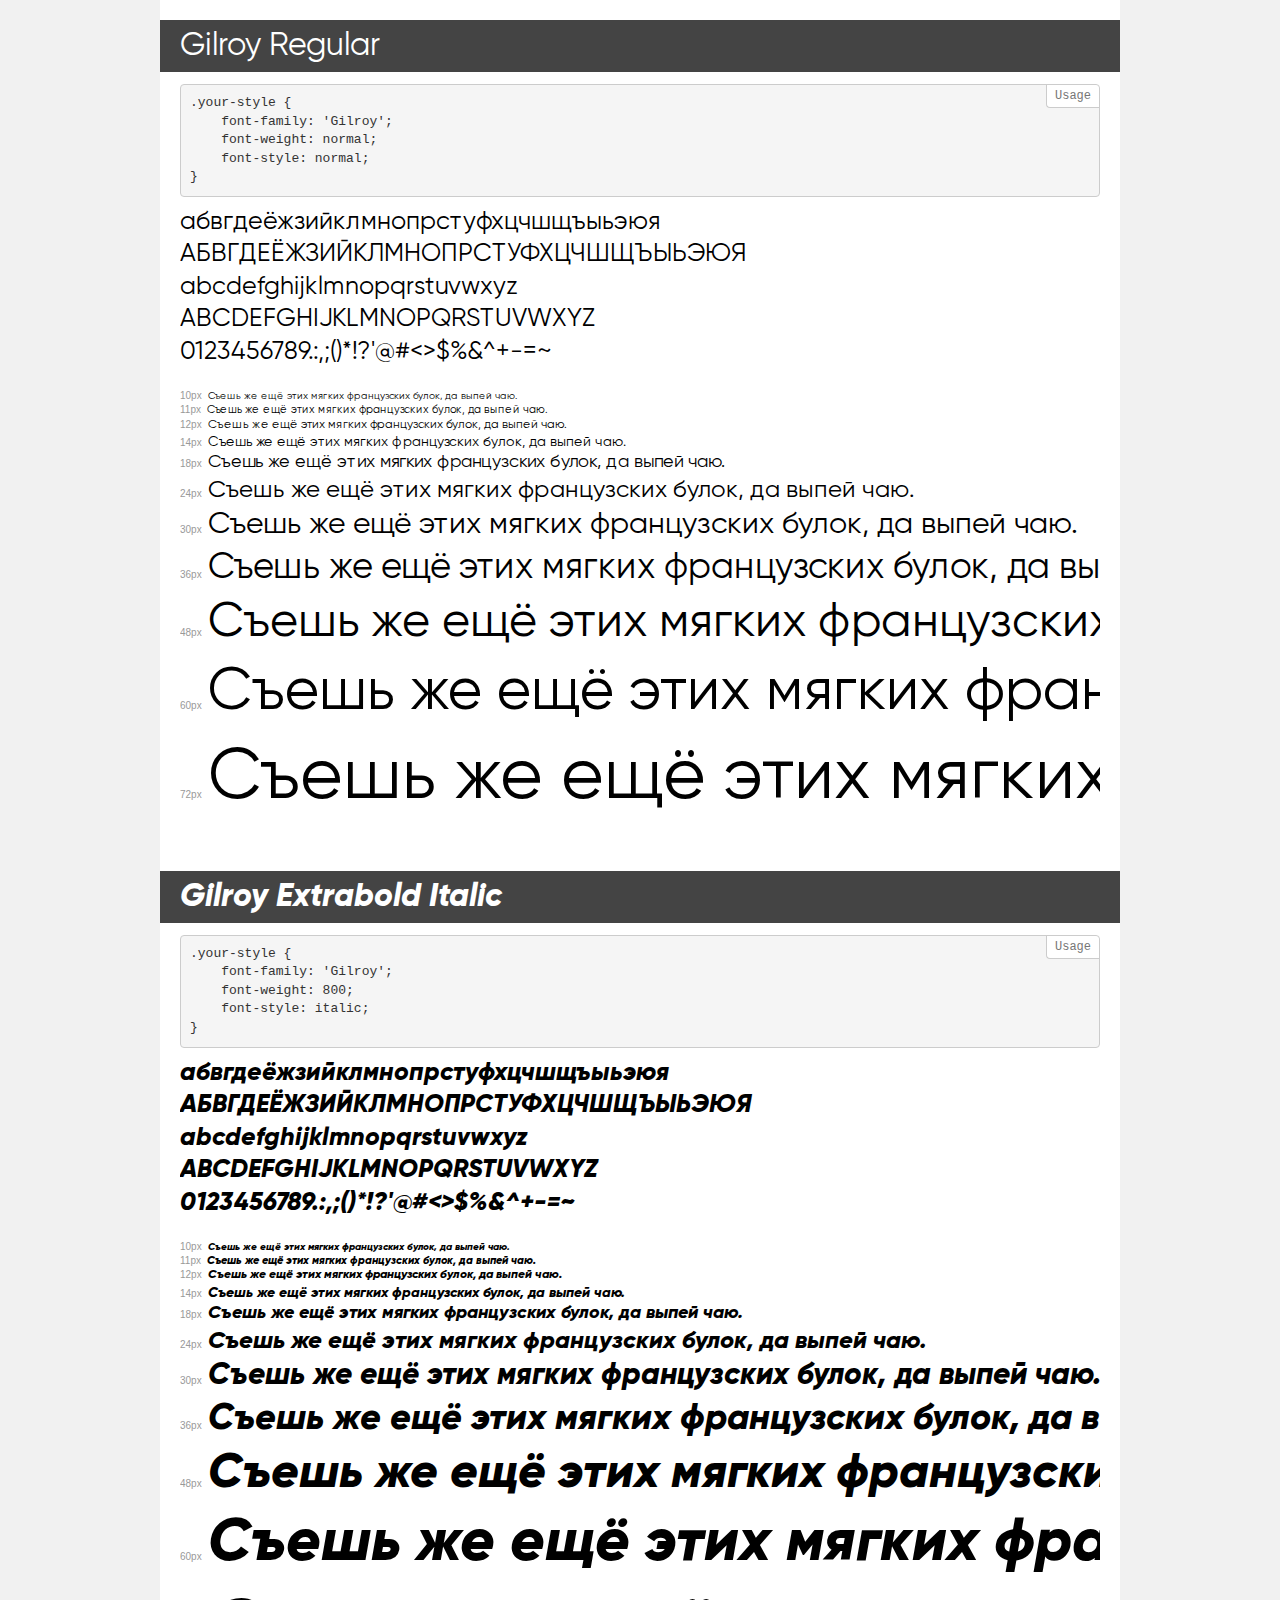
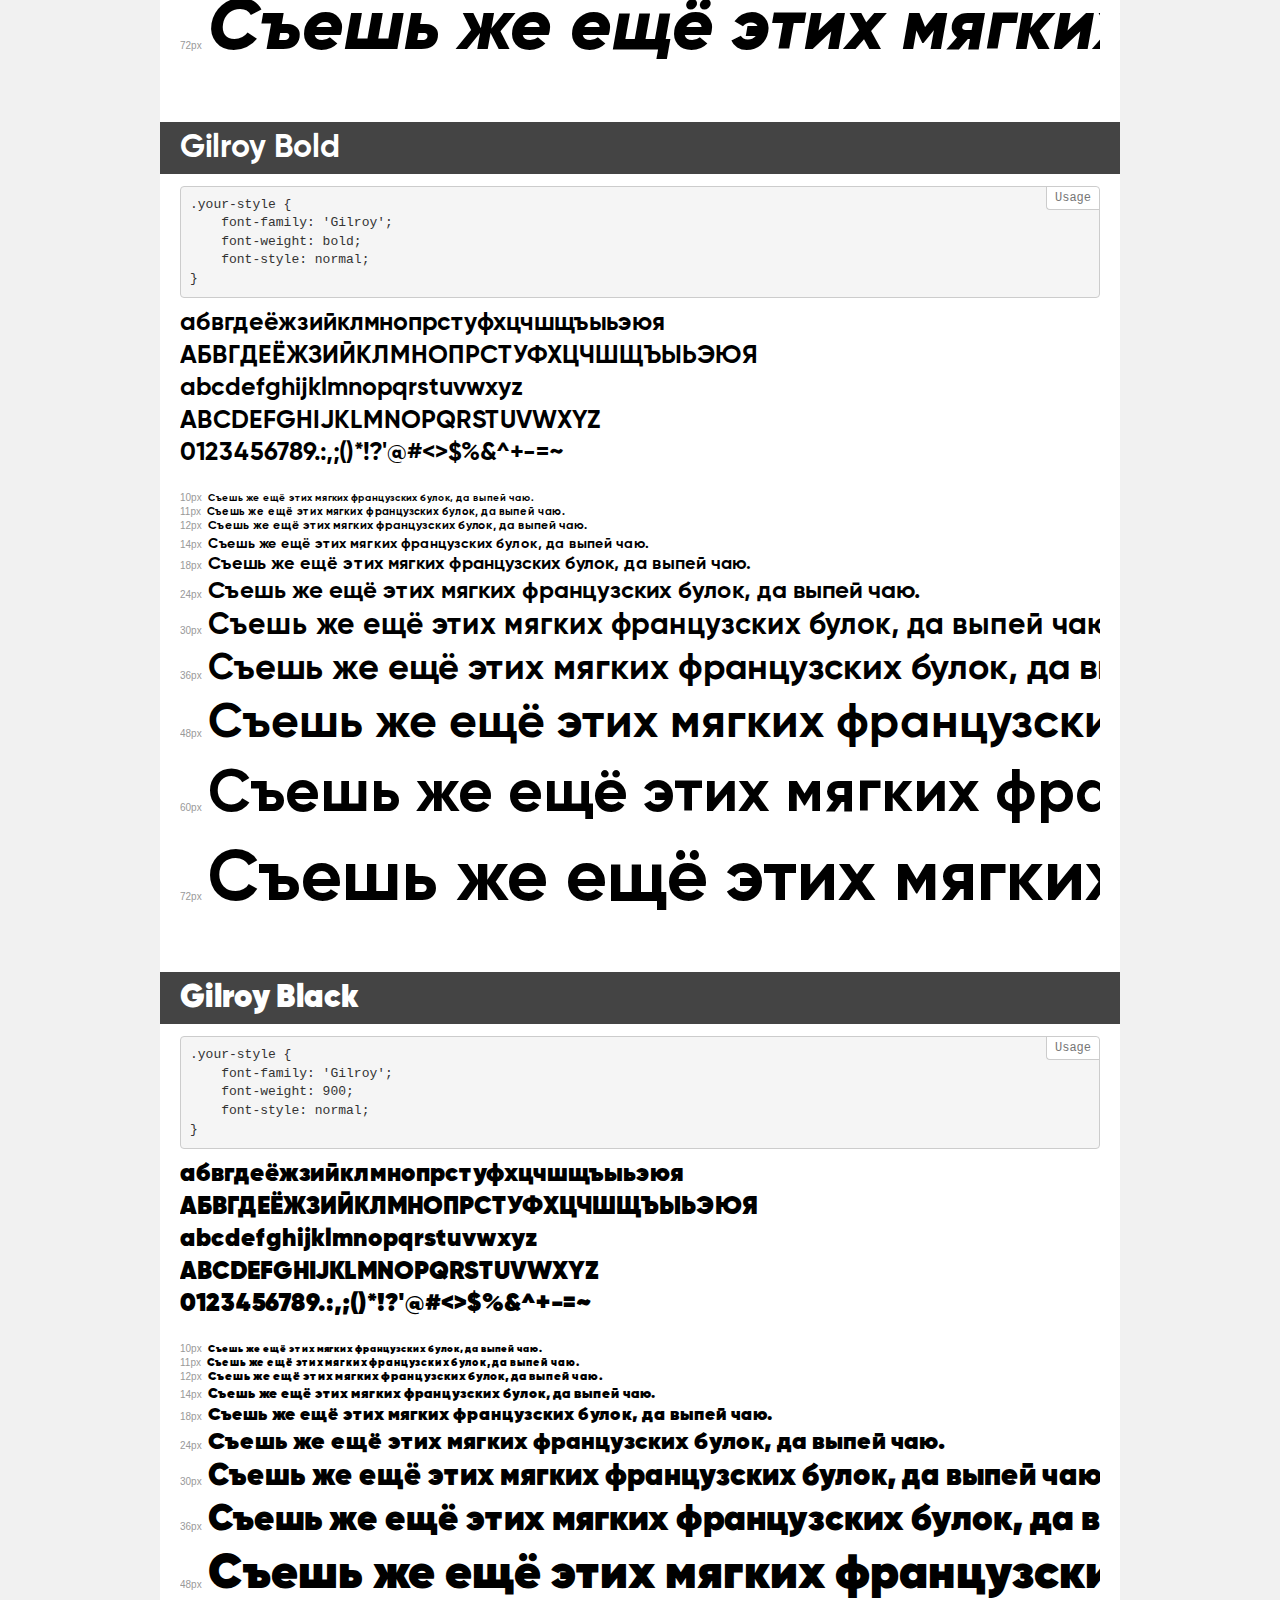
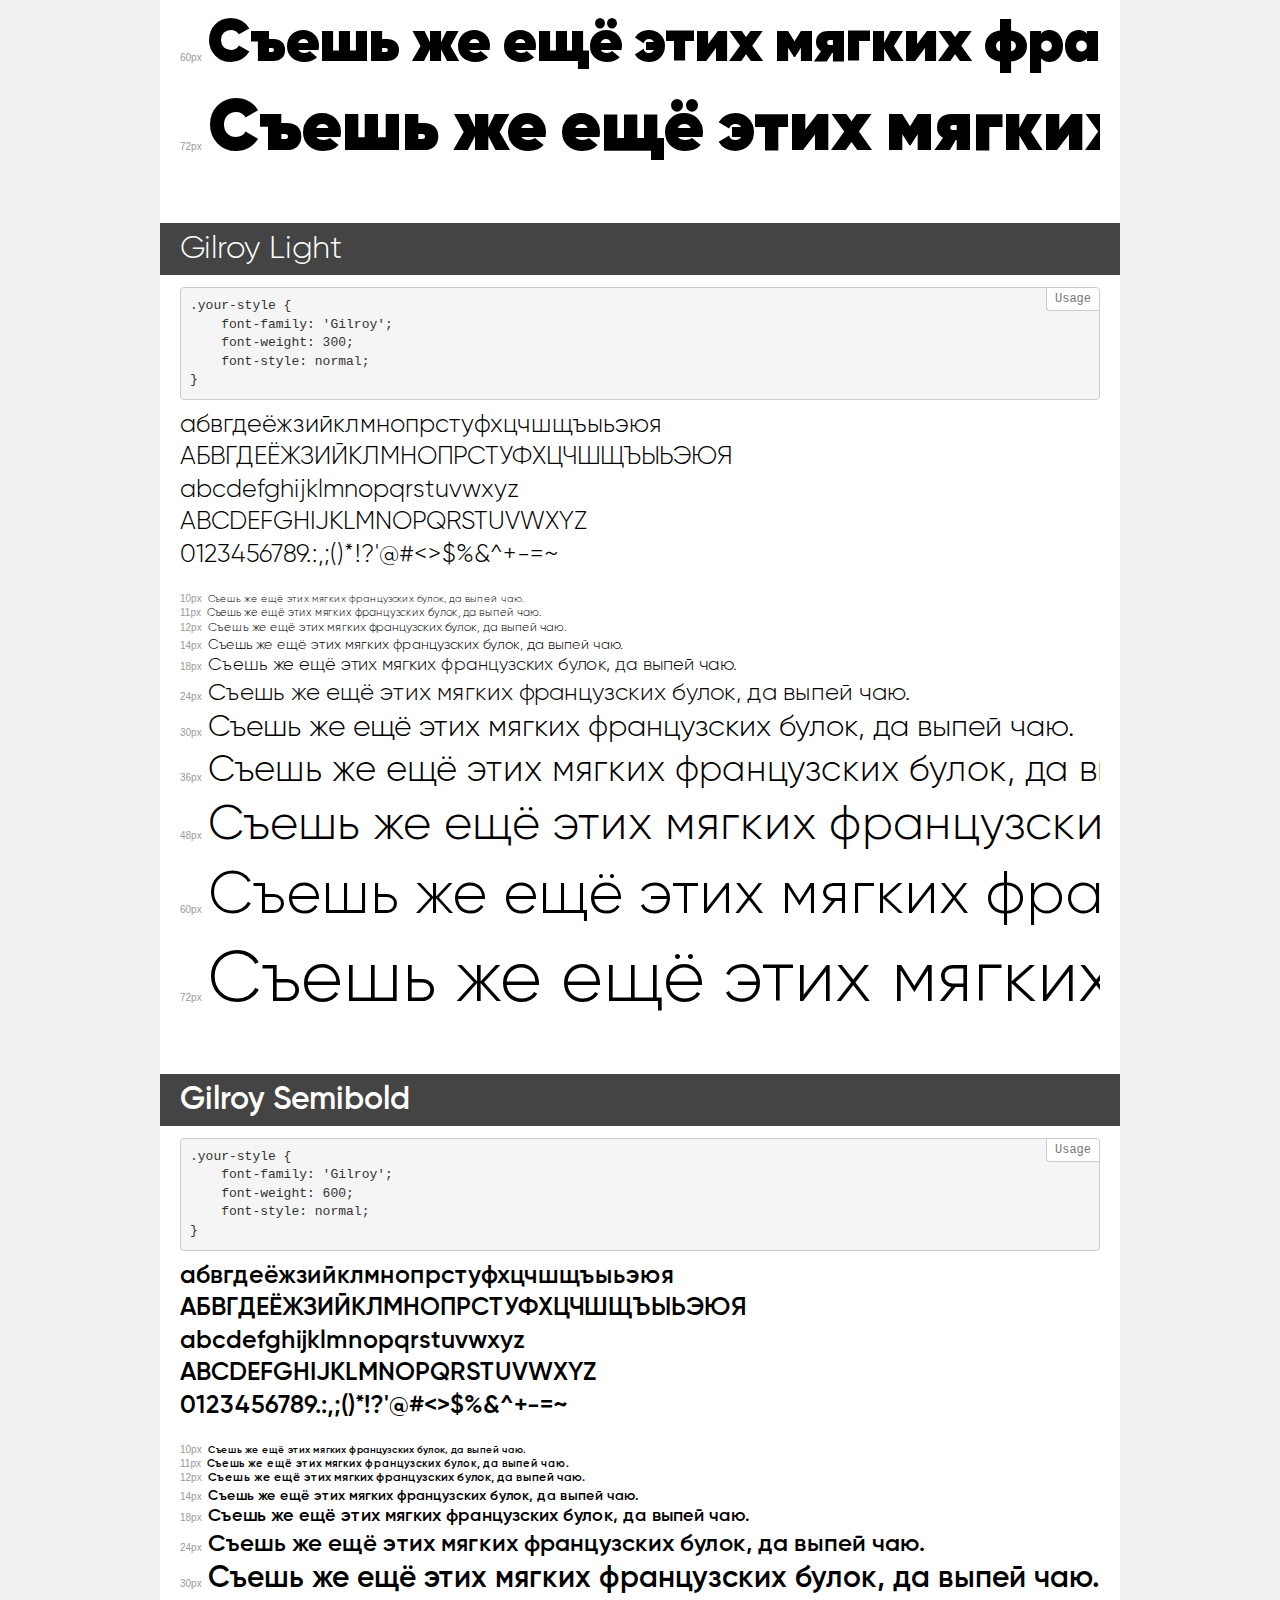
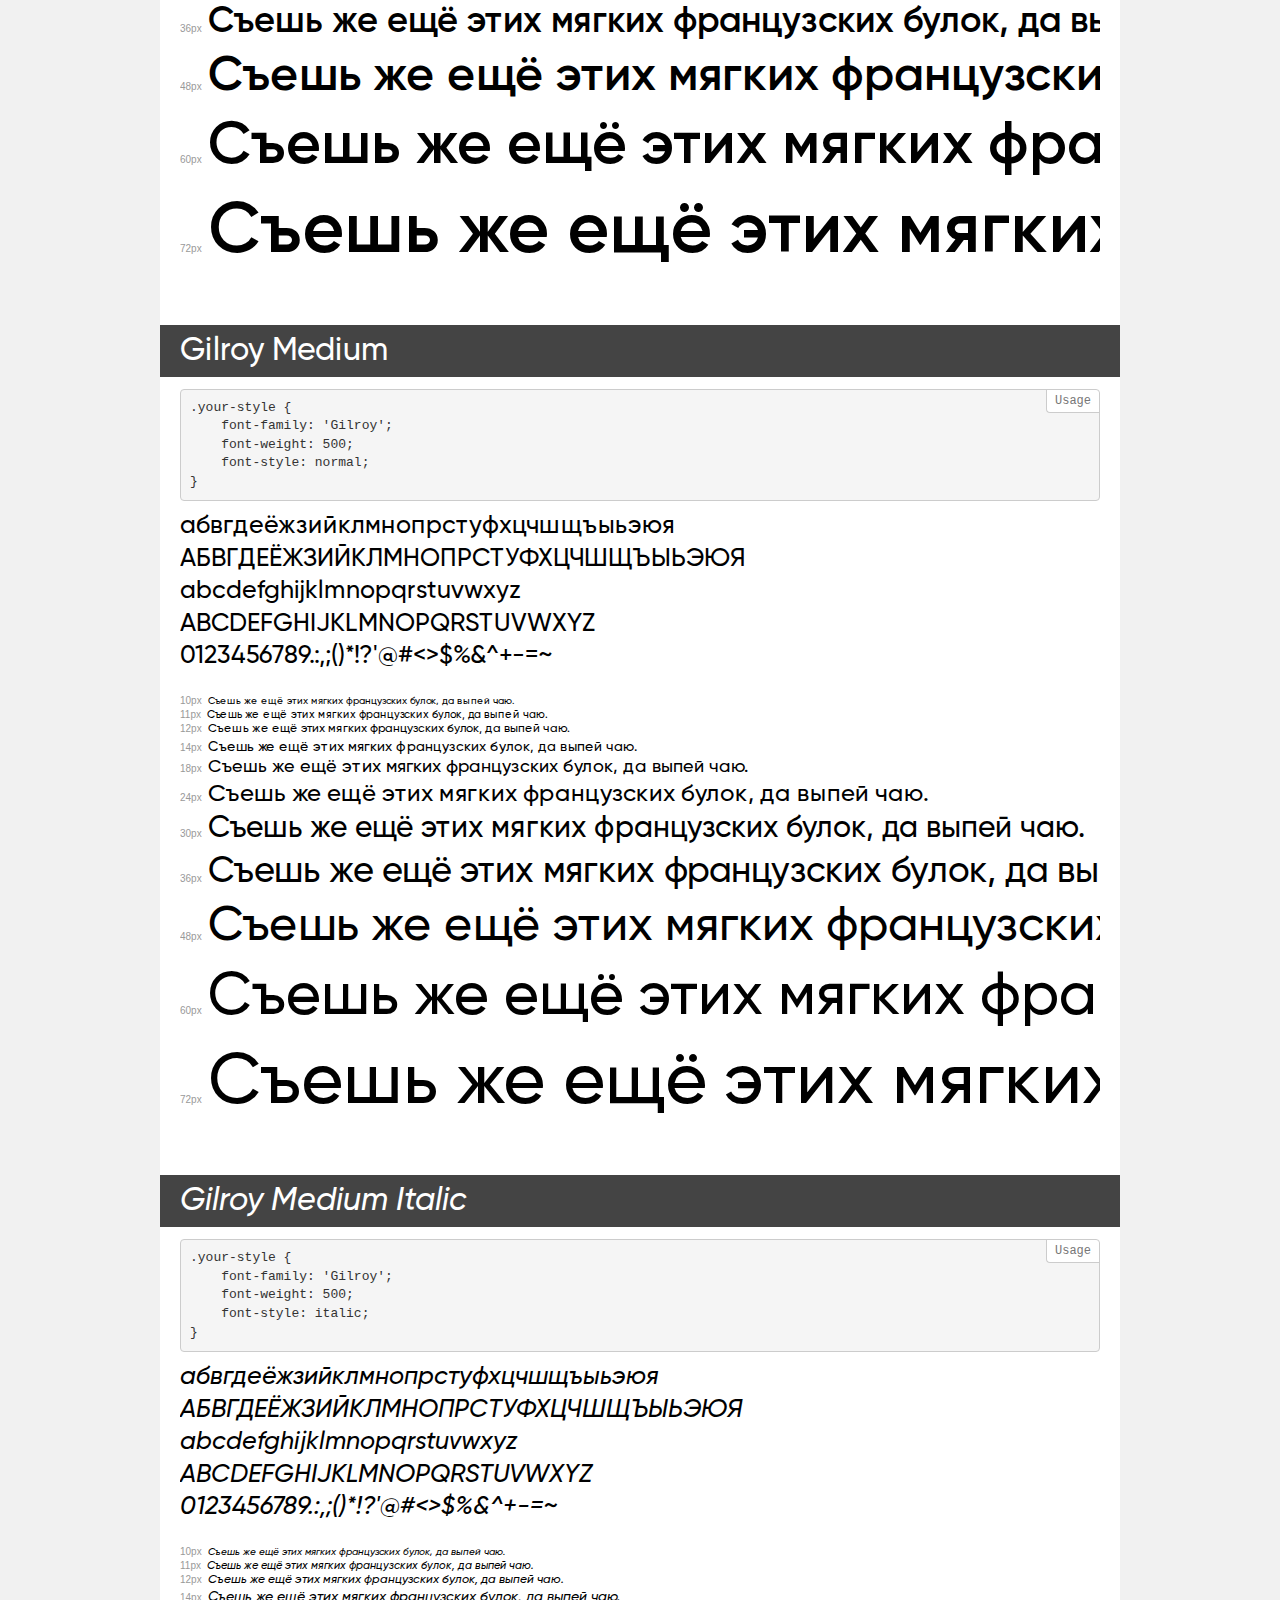
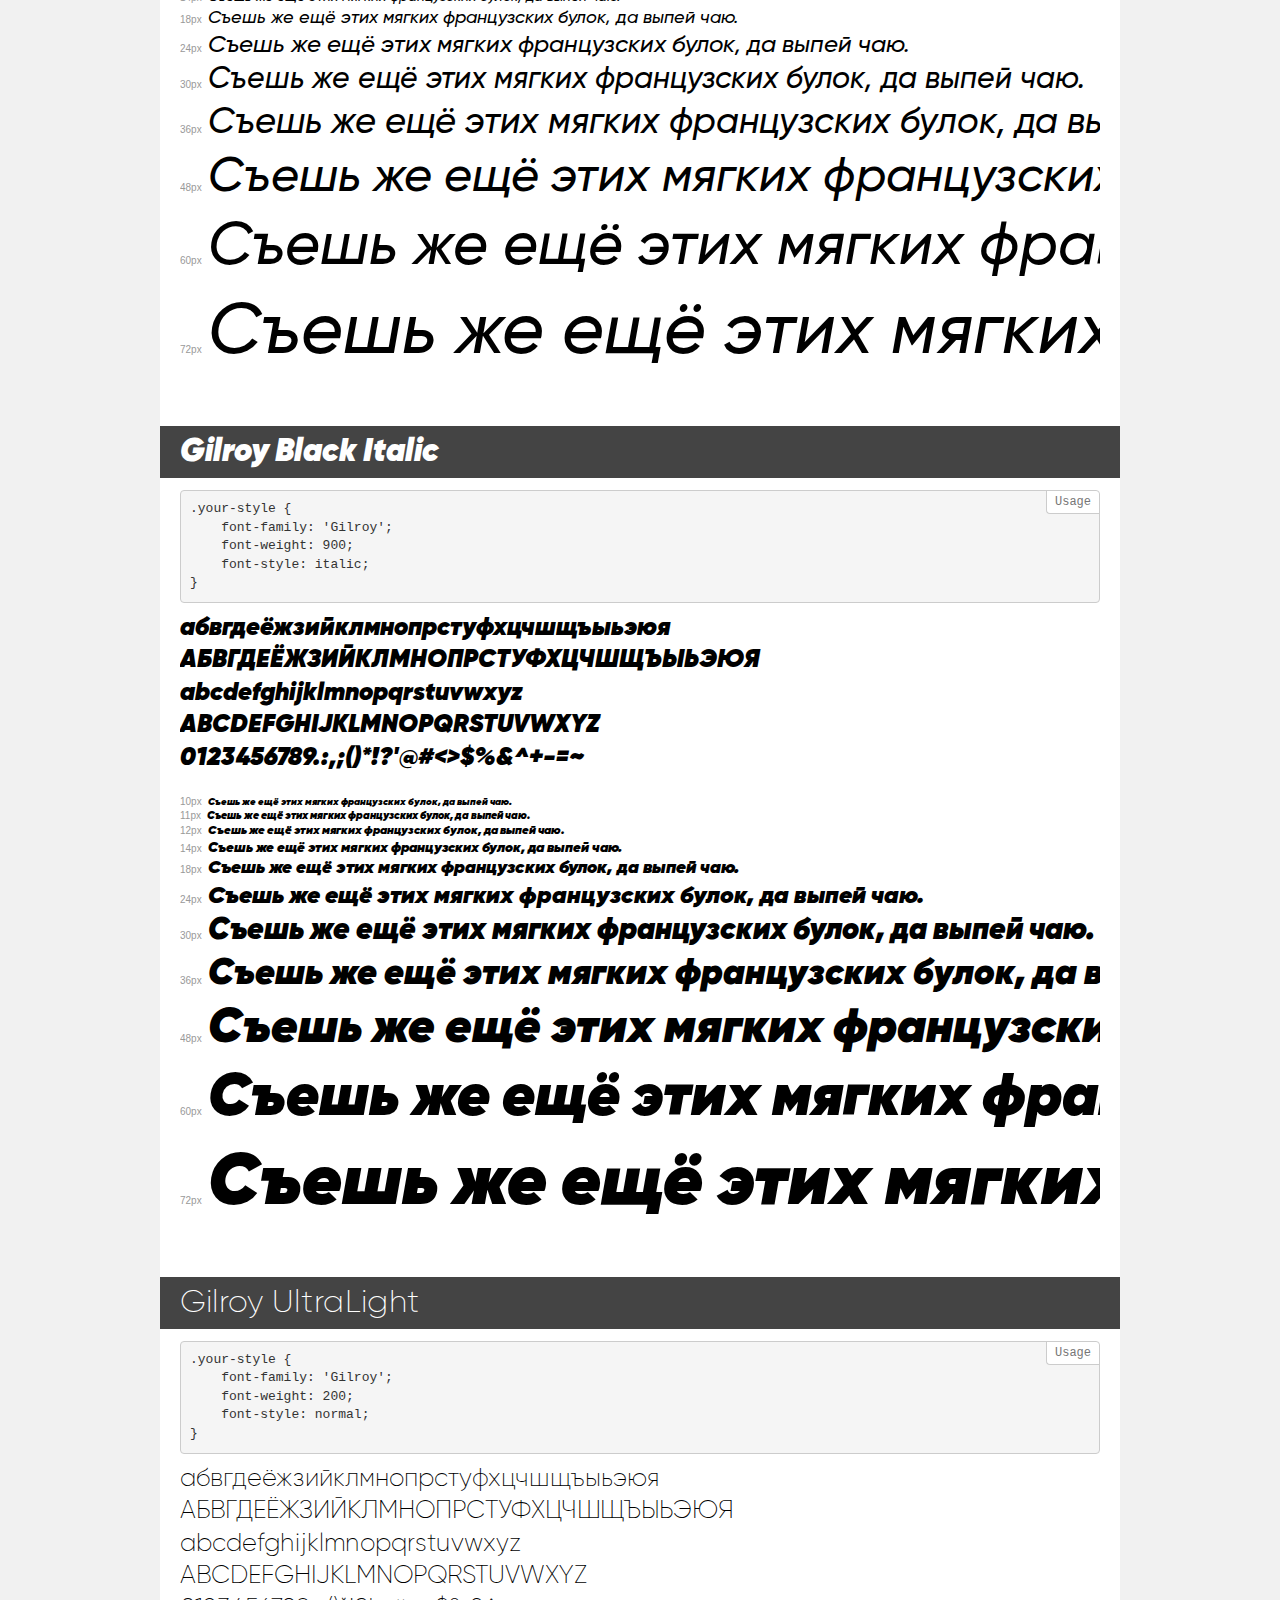
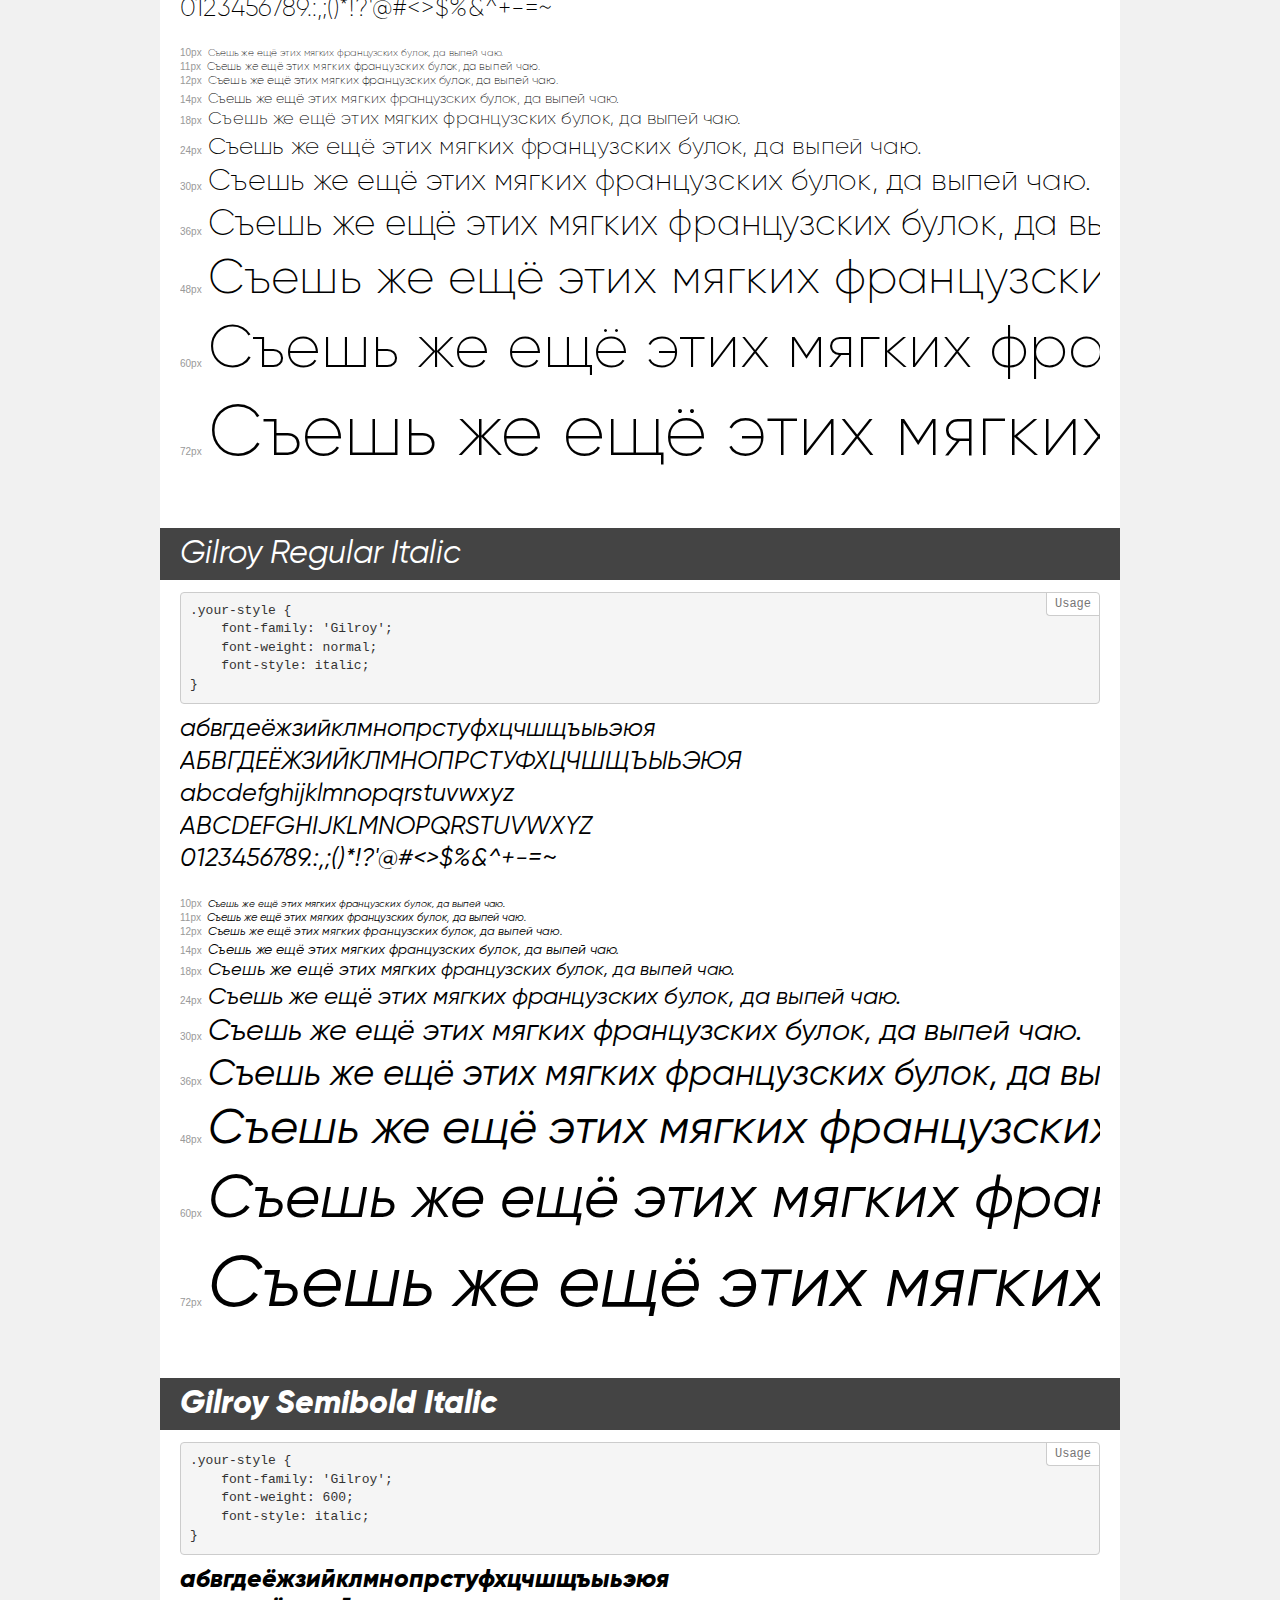
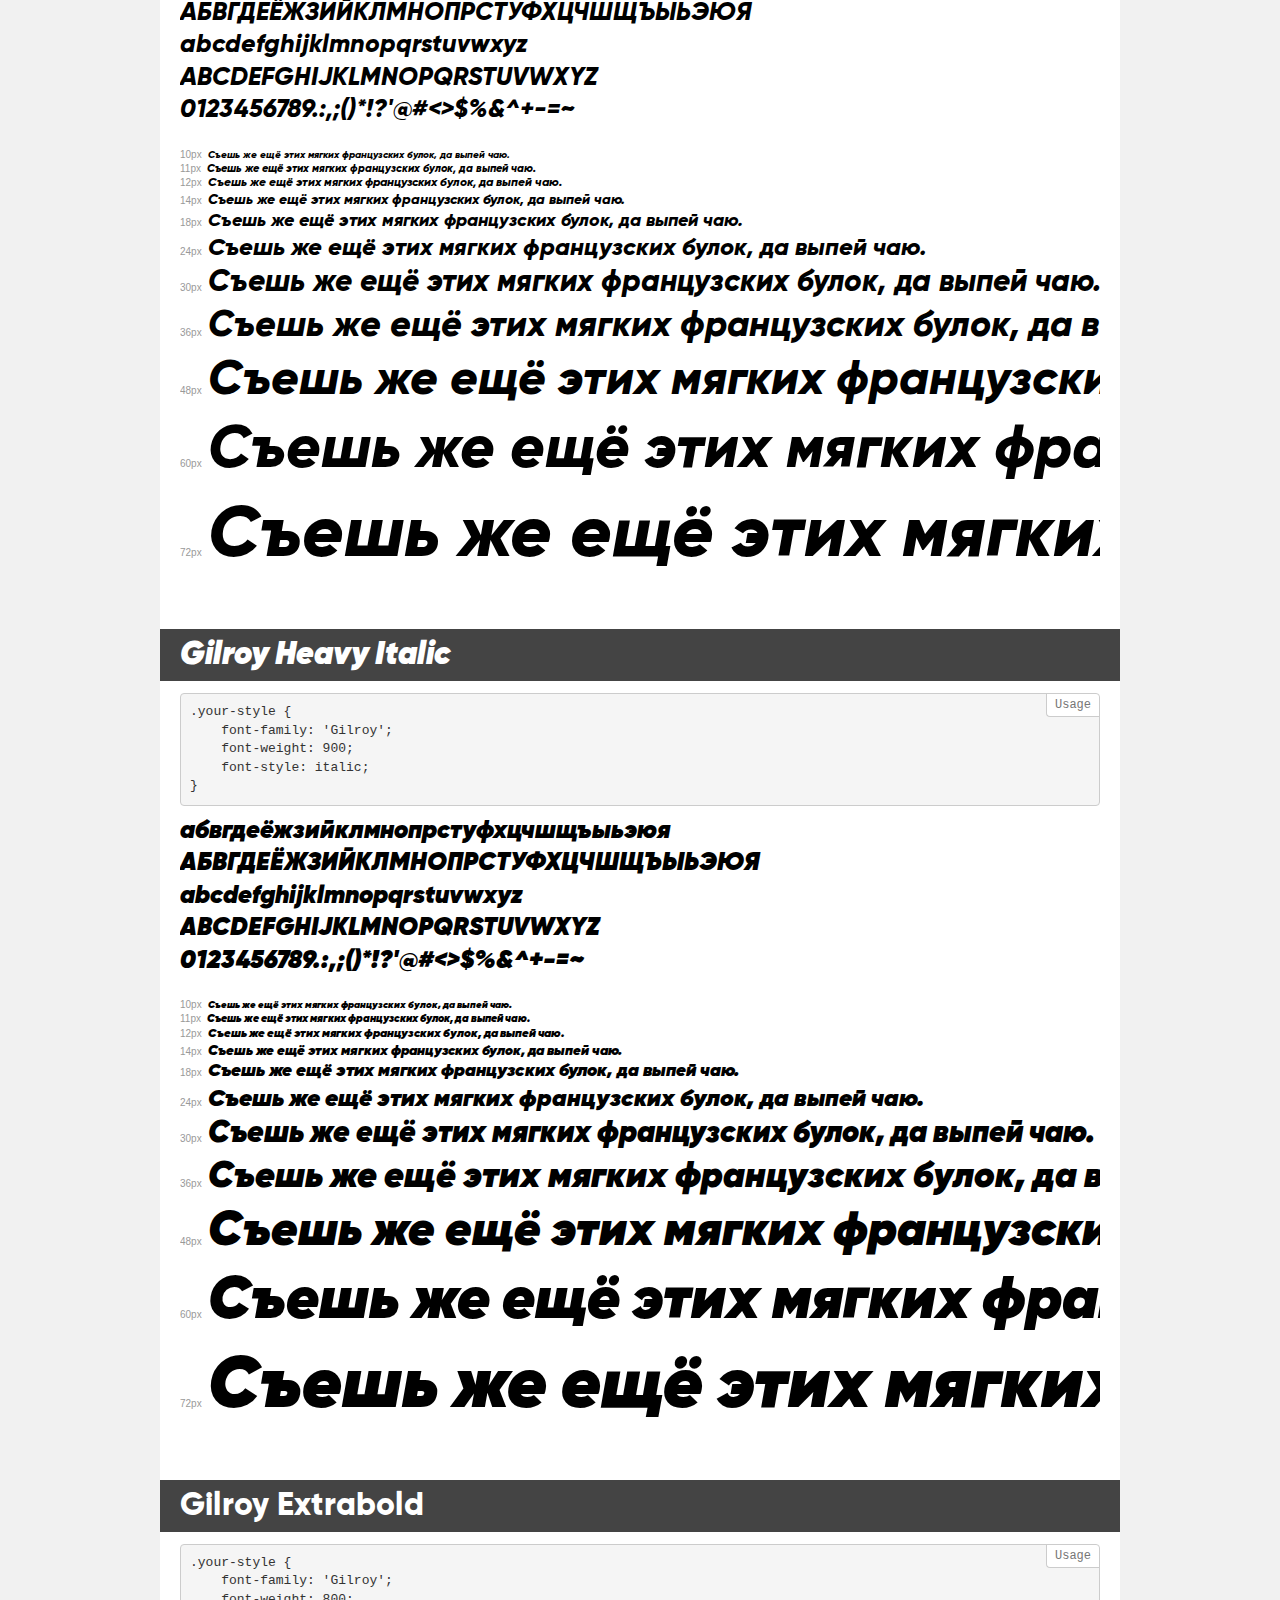
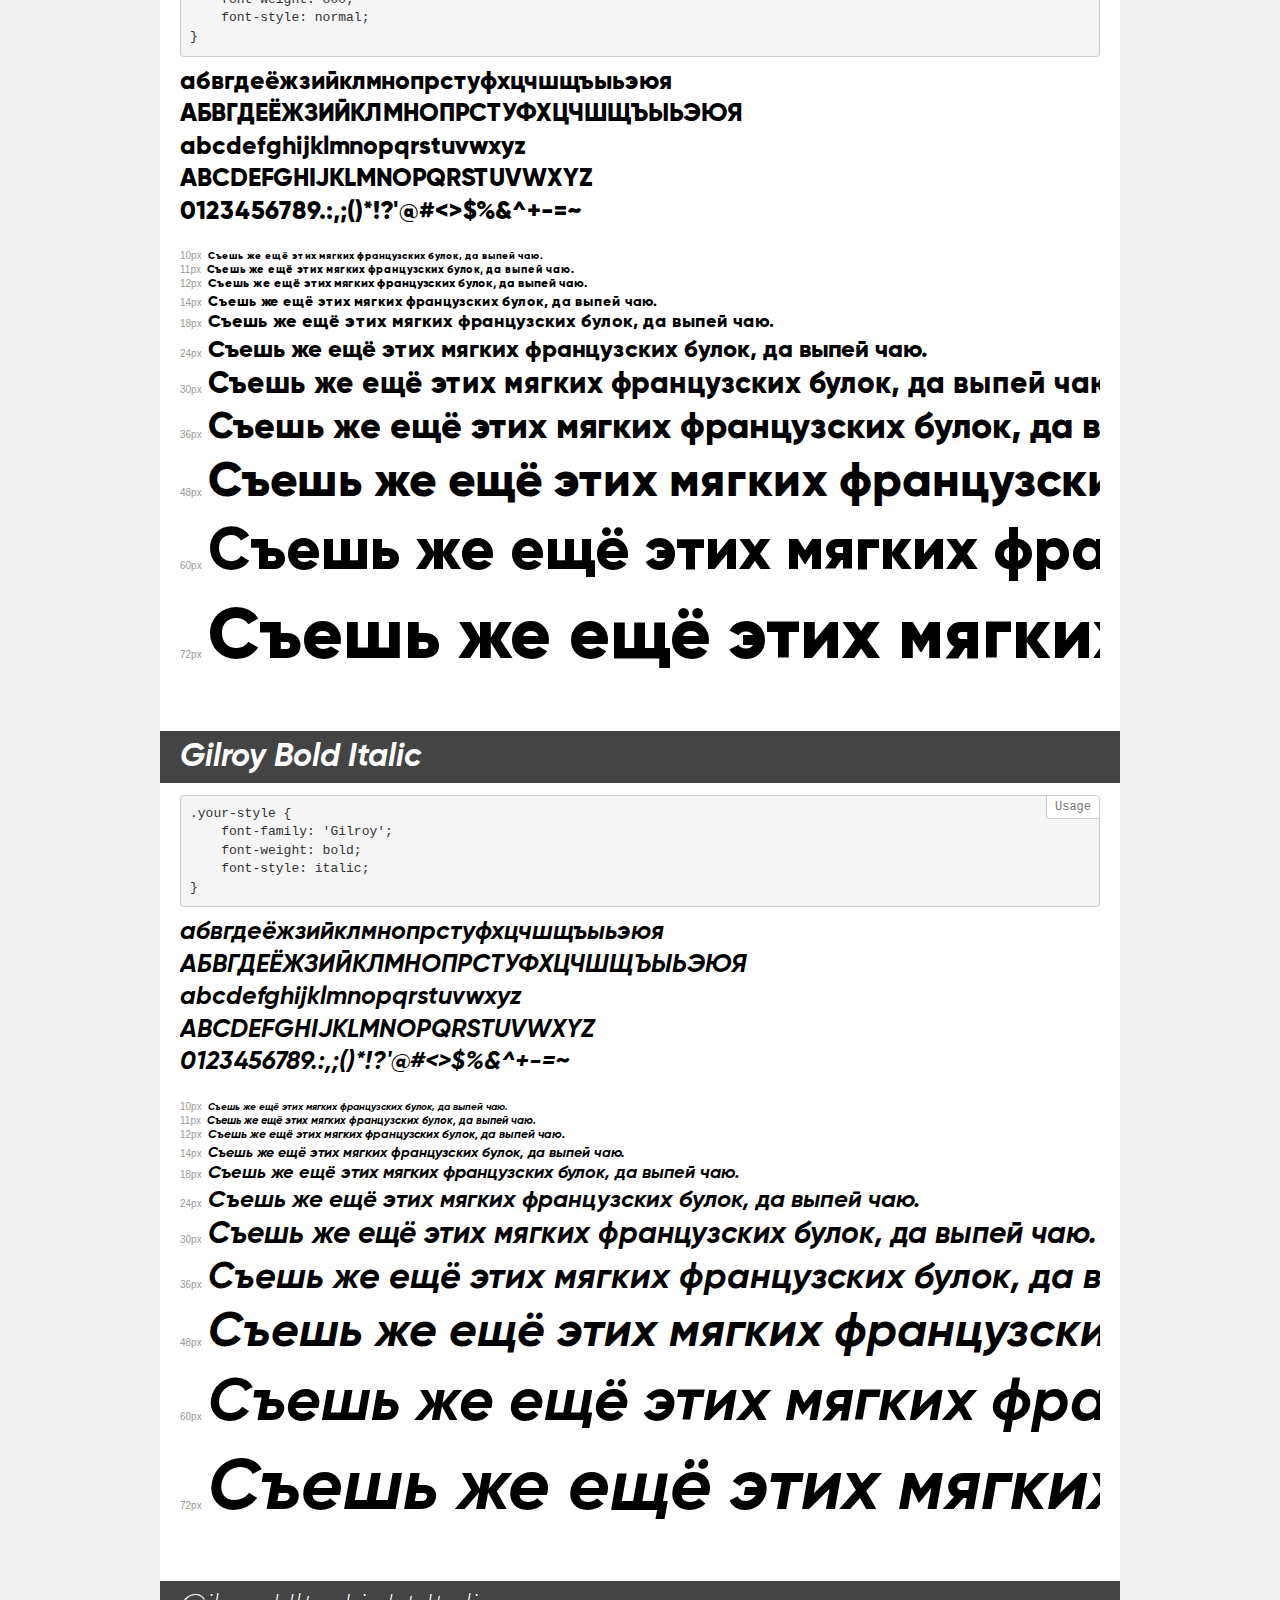
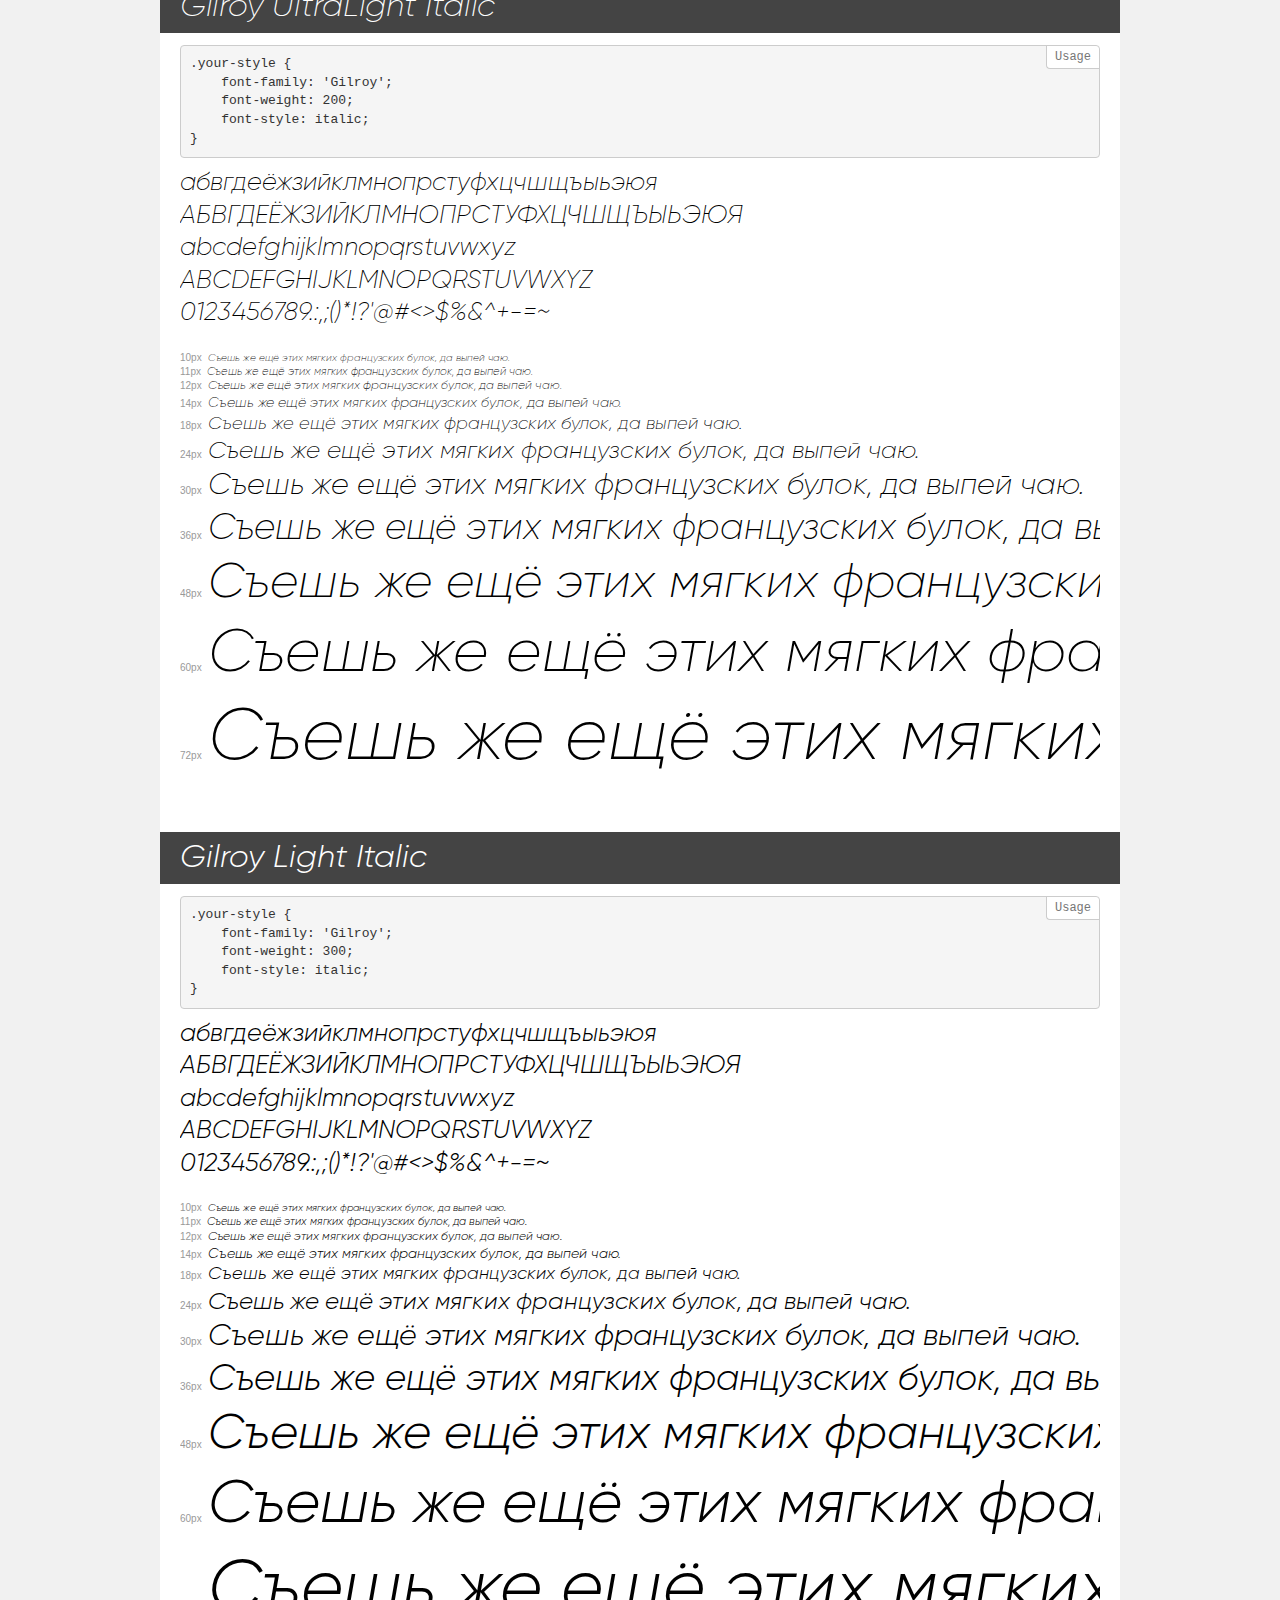
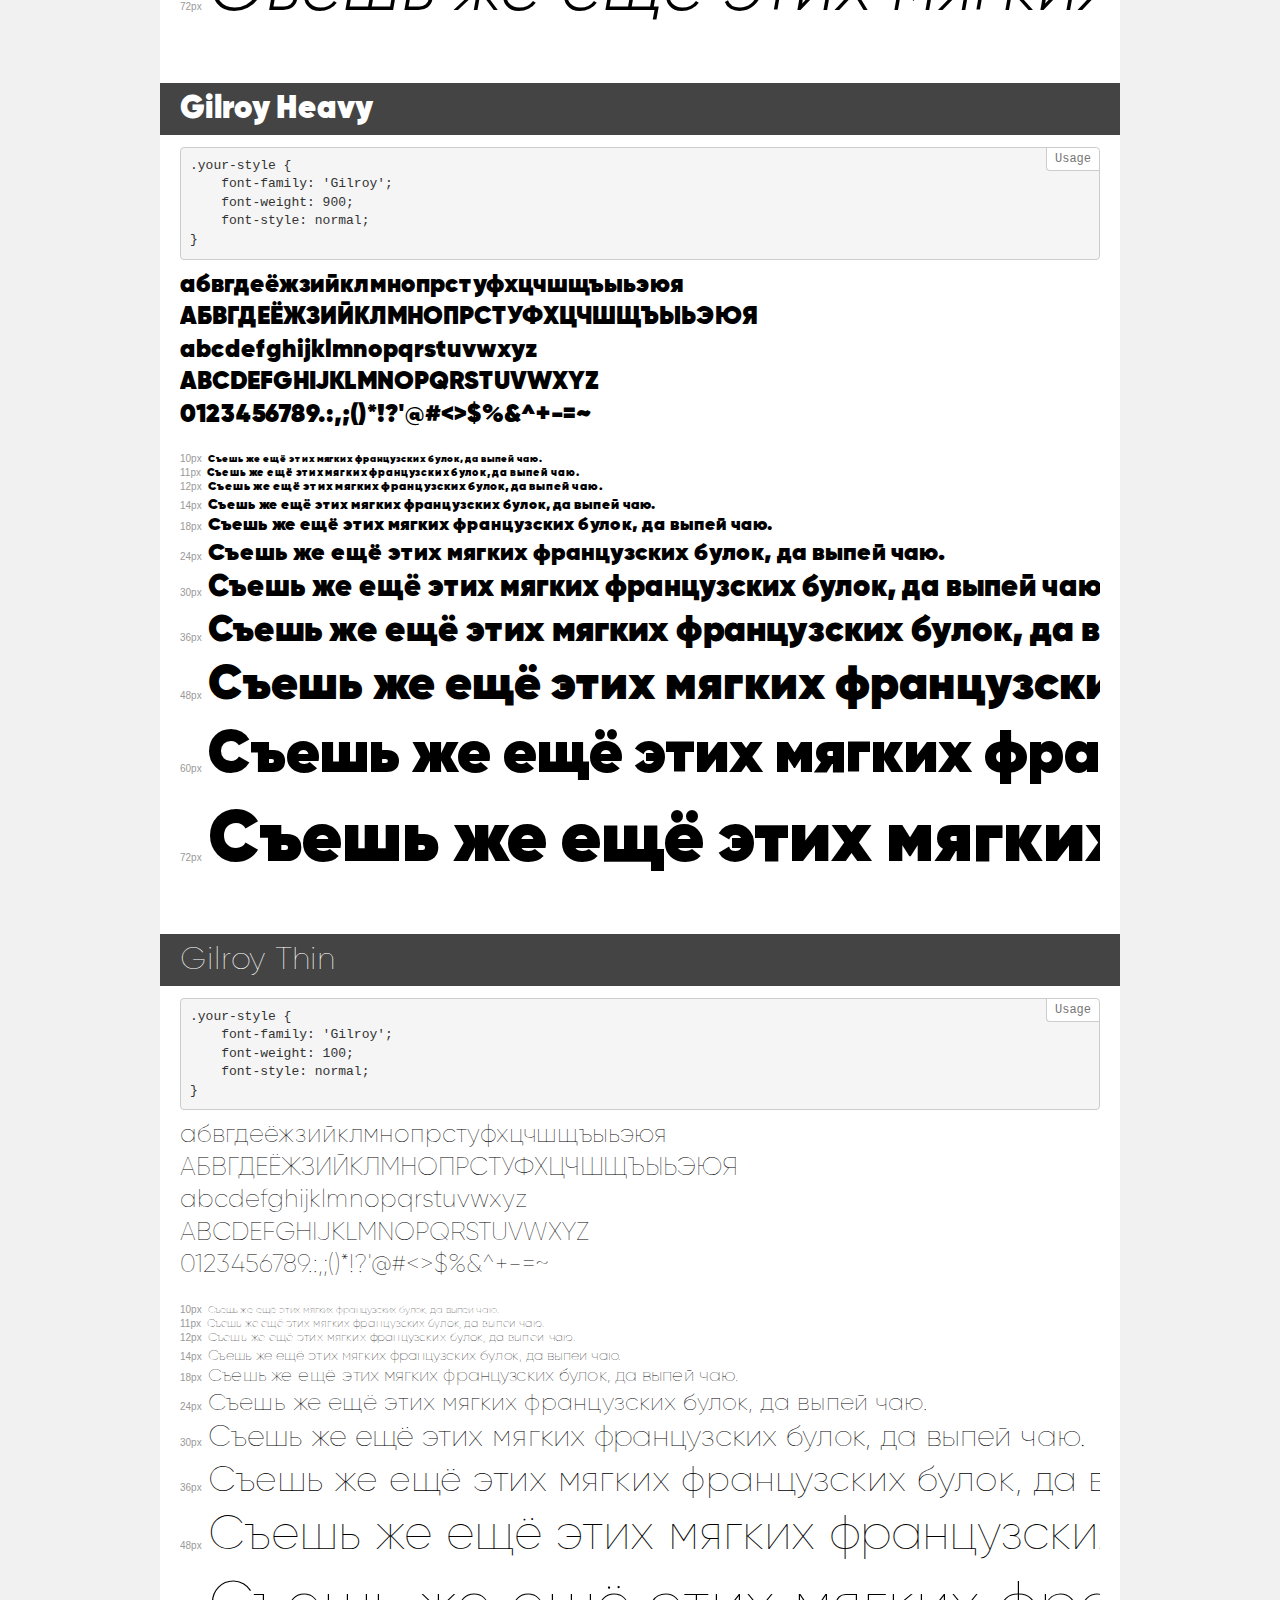
<file: razbor/fonts/gilroy/demo.html>
<!DOCTYPE html>
<html>
<head>
    <meta charset="utf-8">
    <meta http-equiv="X-UA-Compatible" content="IE=edge">
    <meta name="viewport" content="width=device-width, initial-scale=1">
    <meta name="robots" content="noindex, noarchive">
    <meta name="format-detection" content="telephone=no">
    <title>Transfonter demo</title>
    <link href="stylesheet.css" rel="stylesheet">
    <style>
        /*
        http://meyerweb.com/eric/tools/css/reset/
        v2.0 | 20110126
        License: none (public domain)
        */
        html, body, div, span, applet, object, iframe,
        h1, h2, h3, h4, h5, h6, p, blockquote, pre,
        a, abbr, acronym, address, big, cite, code,
        del, dfn, em, img, ins, kbd, q, s, samp,
        small, strike, strong, sub, sup, tt, var,
        b, u, i, center,
        dl, dt, dd, ol, ul, li,
        fieldset, form, label, legend,
        table, caption, tbody, tfoot, thead, tr, th, td,
        article, aside, canvas, details, embed,
        figure, figcaption, footer, header, hgroup,
        menu, nav, output, ruby, section, summary,
        time, mark, audio, video {
            margin: 0;
            padding: 0;
            border: 0;
            font-size: 100%;
            font: inherit;
            vertical-align: baseline;
        }
        /* HTML5 display-role reset for older browsers */
        article, aside, details, figcaption, figure,
        footer, header, hgroup, menu, nav, section {
            display: block;
        }
        body {
            line-height: 1;
        }
        ol, ul {
            list-style: none;
        }
        blockquote, q {
            quotes: none;
        }
        blockquote:before, blockquote:after,
        q:before, q:after {
            content: '';
            content: none;
        }
        table {
            border-collapse: collapse;
            border-spacing: 0;
        }
        /* common styles */
        body {
            background: #f1f1f1;
            color: #000;
        }
        .page {
            background: #fff;
            width: 920px;
            margin: 0 auto;
            padding: 20px 20px 0 20px;
            overflow: hidden;
        }
        .font-container {
            overflow-x: auto;
            overflow-y: hidden;
            margin-bottom: 40px;
            line-height: 1.3;
            white-space: nowrap;
            padding-bottom: 5px;
        }
        h1 {
            position: relative;
            background: #444;
            font-size: 32px;
            color: #fff;
            padding: 10px 20px;
            margin: 0 -20px 12px -20px;
        }
        .letters {
            font-size: 25px;
            margin-bottom: 20px;
        }
        .s10:before {
            content: '10px';
        }
        .s11:before {
            content: '11px';
        }
        .s12:before {
            content: '12px';
        }
        .s14:before {
            content: '14px';
        }
        .s18:before {
            content: '18px';
        }
        .s24:before {
            content: '24px';
        }
        .s30:before {
            content: '30px';
        }
        .s36:before {
            content: '36px';
        }
        .s48:before {
            content: '48px';
        }
        .s60:before {
            content: '60px';
        }
        .s72:before {
            content: '72px';
        }
        .s10:before, .s11:before, .s12:before, .s14:before,
        .s18:before, .s24:before, .s30:before, .s36:before,
        .s48:before, .s60:before, .s72:before {
            font-family: Arial, sans-serif;
            font-size: 10px;
            font-weight: normal;
            font-style: normal;
            color: #999;
            padding-right: 6px;
        }
        pre {
            display: block;
            position: relative;
            padding: 9px;
            margin: 0 0 10px;
            font-family: Monaco, Menlo, Consolas, "Courier New", monospace !important;
            font-size: 13px;
            line-height: 1.428571429;
            color: #333;
            font-weight: normal !important;
            font-style: normal !important;
            background-color: #f5f5f5;
            border: 1px solid #ccc;
            overflow-x: auto;
            border-radius: 4px;
        }
        pre:after {
            display: block;
            position: absolute;
            right: 0;
            top: 0;
            content: 'Usage';
            line-height: 1;
            padding: 5px 8px;
            font-size: 12px;
            color: #767676;
            background-color: #fff;
            border: 1px solid #ccc;
            border-right: none;
            border-top: none;
            border-radius: 0 4px 0 4px;
            z-index: 10;
        }
        /* responsive */
        @media (max-width: 959px) {
            .page {
                width: auto;
                margin: 0;
            }
        }
    </style>
</head>
<body>
<div class="page">
    <div class="demo" style="font-family: 'Gilroy'; font-weight: normal; font-style: normal;">
        <h1>Gilroy Regular</h1>
        <pre>.your-style {
    font-family: 'Gilroy';
    font-weight: normal;
    font-style: normal;
}</pre>
        <div class="font-container">
            <p class="letters">
                абвгдеёжзийклмнопрстуфхцчшщъыьэюя<br>
АБВГДЕЁЖЗИЙКЛМНОПРСТУФХЦЧШЩЪЫЬЭЮЯ<br>
abcdefghijklmnopqrstuvwxyz<br>
ABCDEFGHIJKLMNOPQRSTUVWXYZ<br>
                0123456789.:,;()*!?'@#<>$%&^+-=~
            </p>
            <p class="s10" style="font-size: 10px;">Съешь же ещё этих мягких французских булок, да выпей чаю.</p>
            <p class="s11" style="font-size: 11px;">Съешь же ещё этих мягких французских булок, да выпей чаю.</p>
            <p class="s12" style="font-size: 12px;">Съешь же ещё этих мягких французских булок, да выпей чаю.</p>
            <p class="s14" style="font-size: 14px;">Съешь же ещё этих мягких французских булок, да выпей чаю.</p>
            <p class="s18" style="font-size: 18px;">Съешь же ещё этих мягких французских булок, да выпей чаю.</p>
            <p class="s24" style="font-size: 24px;">Съешь же ещё этих мягких французских булок, да выпей чаю.</p>
            <p class="s30" style="font-size: 30px;">Съешь же ещё этих мягких французских булок, да выпей чаю.</p>
            <p class="s36" style="font-size: 36px;">Съешь же ещё этих мягких французских булок, да выпей чаю.</p>
            <p class="s48" style="font-size: 48px;">Съешь же ещё этих мягких французских булок, да выпей чаю.</p>
            <p class="s60" style="font-size: 60px;">Съешь же ещё этих мягких французских булок, да выпей чаю.</p>
            <p class="s72" style="font-size: 72px;">Съешь же ещё этих мягких французских булок, да выпей чаю.</p>
        </div>
    </div>
    <div class="demo" style="font-family: 'Gilroy'; font-weight: 800; font-style: italic;">
        <h1>Gilroy Extrabold Italic</h1>
        <pre>.your-style {
    font-family: 'Gilroy';
    font-weight: 800;
    font-style: italic;
}</pre>
        <div class="font-container">
            <p class="letters">
                абвгдеёжзийклмнопрстуфхцчшщъыьэюя<br>
АБВГДЕЁЖЗИЙКЛМНОПРСТУФХЦЧШЩЪЫЬЭЮЯ<br>
abcdefghijklmnopqrstuvwxyz<br>
ABCDEFGHIJKLMNOPQRSTUVWXYZ<br>
                0123456789.:,;()*!?'@#<>$%&^+-=~
            </p>
            <p class="s10" style="font-size: 10px;">Съешь же ещё этих мягких французских булок, да выпей чаю.</p>
            <p class="s11" style="font-size: 11px;">Съешь же ещё этих мягких французских булок, да выпей чаю.</p>
            <p class="s12" style="font-size: 12px;">Съешь же ещё этих мягких французских булок, да выпей чаю.</p>
            <p class="s14" style="font-size: 14px;">Съешь же ещё этих мягких французских булок, да выпей чаю.</p>
            <p class="s18" style="font-size: 18px;">Съешь же ещё этих мягких французских булок, да выпей чаю.</p>
            <p class="s24" style="font-size: 24px;">Съешь же ещё этих мягких французских булок, да выпей чаю.</p>
            <p class="s30" style="font-size: 30px;">Съешь же ещё этих мягких французских булок, да выпей чаю.</p>
            <p class="s36" style="font-size: 36px;">Съешь же ещё этих мягких французских булок, да выпей чаю.</p>
            <p class="s48" style="font-size: 48px;">Съешь же ещё этих мягких французских булок, да выпей чаю.</p>
            <p class="s60" style="font-size: 60px;">Съешь же ещё этих мягких французских булок, да выпей чаю.</p>
            <p class="s72" style="font-size: 72px;">Съешь же ещё этих мягких французских булок, да выпей чаю.</p>
        </div>
    </div>
    <div class="demo" style="font-family: 'Gilroy'; font-weight: bold; font-style: normal;">
        <h1>Gilroy Bold</h1>
        <pre>.your-style {
    font-family: 'Gilroy';
    font-weight: bold;
    font-style: normal;
}</pre>
        <div class="font-container">
            <p class="letters">
                абвгдеёжзийклмнопрстуфхцчшщъыьэюя<br>
АБВГДЕЁЖЗИЙКЛМНОПРСТУФХЦЧШЩЪЫЬЭЮЯ<br>
abcdefghijklmnopqrstuvwxyz<br>
ABCDEFGHIJKLMNOPQRSTUVWXYZ<br>
                0123456789.:,;()*!?'@#<>$%&^+-=~
            </p>
            <p class="s10" style="font-size: 10px;">Съешь же ещё этих мягких французских булок, да выпей чаю.</p>
            <p class="s11" style="font-size: 11px;">Съешь же ещё этих мягких французских булок, да выпей чаю.</p>
            <p class="s12" style="font-size: 12px;">Съешь же ещё этих мягких французских булок, да выпей чаю.</p>
            <p class="s14" style="font-size: 14px;">Съешь же ещё этих мягких французских булок, да выпей чаю.</p>
            <p class="s18" style="font-size: 18px;">Съешь же ещё этих мягких французских булок, да выпей чаю.</p>
            <p class="s24" style="font-size: 24px;">Съешь же ещё этих мягких французских булок, да выпей чаю.</p>
            <p class="s30" style="font-size: 30px;">Съешь же ещё этих мягких французских булок, да выпей чаю.</p>
            <p class="s36" style="font-size: 36px;">Съешь же ещё этих мягких французских булок, да выпей чаю.</p>
            <p class="s48" style="font-size: 48px;">Съешь же ещё этих мягких французских булок, да выпей чаю.</p>
            <p class="s60" style="font-size: 60px;">Съешь же ещё этих мягких французских булок, да выпей чаю.</p>
            <p class="s72" style="font-size: 72px;">Съешь же ещё этих мягких французских булок, да выпей чаю.</p>
        </div>
    </div>
    <div class="demo" style="font-family: 'Gilroy'; font-weight: 900; font-style: normal;">
        <h1>Gilroy Black</h1>
        <pre>.your-style {
    font-family: 'Gilroy';
    font-weight: 900;
    font-style: normal;
}</pre>
        <div class="font-container">
            <p class="letters">
                абвгдеёжзийклмнопрстуфхцчшщъыьэюя<br>
АБВГДЕЁЖЗИЙКЛМНОПРСТУФХЦЧШЩЪЫЬЭЮЯ<br>
abcdefghijklmnopqrstuvwxyz<br>
ABCDEFGHIJKLMNOPQRSTUVWXYZ<br>
                0123456789.:,;()*!?'@#<>$%&^+-=~
            </p>
            <p class="s10" style="font-size: 10px;">Съешь же ещё этих мягких французских булок, да выпей чаю.</p>
            <p class="s11" style="font-size: 11px;">Съешь же ещё этих мягких французских булок, да выпей чаю.</p>
            <p class="s12" style="font-size: 12px;">Съешь же ещё этих мягких французских булок, да выпей чаю.</p>
            <p class="s14" style="font-size: 14px;">Съешь же ещё этих мягких французских булок, да выпей чаю.</p>
            <p class="s18" style="font-size: 18px;">Съешь же ещё этих мягких французских булок, да выпей чаю.</p>
            <p class="s24" style="font-size: 24px;">Съешь же ещё этих мягких французских булок, да выпей чаю.</p>
            <p class="s30" style="font-size: 30px;">Съешь же ещё этих мягких французских булок, да выпей чаю.</p>
            <p class="s36" style="font-size: 36px;">Съешь же ещё этих мягких французских булок, да выпей чаю.</p>
            <p class="s48" style="font-size: 48px;">Съешь же ещё этих мягких французских булок, да выпей чаю.</p>
            <p class="s60" style="font-size: 60px;">Съешь же ещё этих мягких французских булок, да выпей чаю.</p>
            <p class="s72" style="font-size: 72px;">Съешь же ещё этих мягких французских булок, да выпей чаю.</p>
        </div>
    </div>
    <div class="demo" style="font-family: 'Gilroy'; font-weight: 300; font-style: normal;">
        <h1>Gilroy Light</h1>
        <pre>.your-style {
    font-family: 'Gilroy';
    font-weight: 300;
    font-style: normal;
}</pre>
        <div class="font-container">
            <p class="letters">
                абвгдеёжзийклмнопрстуфхцчшщъыьэюя<br>
АБВГДЕЁЖЗИЙКЛМНОПРСТУФХЦЧШЩЪЫЬЭЮЯ<br>
abcdefghijklmnopqrstuvwxyz<br>
ABCDEFGHIJKLMNOPQRSTUVWXYZ<br>
                0123456789.:,;()*!?'@#<>$%&^+-=~
            </p>
            <p class="s10" style="font-size: 10px;">Съешь же ещё этих мягких французских булок, да выпей чаю.</p>
            <p class="s11" style="font-size: 11px;">Съешь же ещё этих мягких французских булок, да выпей чаю.</p>
            <p class="s12" style="font-size: 12px;">Съешь же ещё этих мягких французских булок, да выпей чаю.</p>
            <p class="s14" style="font-size: 14px;">Съешь же ещё этих мягких французских булок, да выпей чаю.</p>
            <p class="s18" style="font-size: 18px;">Съешь же ещё этих мягких французских булок, да выпей чаю.</p>
            <p class="s24" style="font-size: 24px;">Съешь же ещё этих мягких французских булок, да выпей чаю.</p>
            <p class="s30" style="font-size: 30px;">Съешь же ещё этих мягких французских булок, да выпей чаю.</p>
            <p class="s36" style="font-size: 36px;">Съешь же ещё этих мягких французских булок, да выпей чаю.</p>
            <p class="s48" style="font-size: 48px;">Съешь же ещё этих мягких французских булок, да выпей чаю.</p>
            <p class="s60" style="font-size: 60px;">Съешь же ещё этих мягких французских булок, да выпей чаю.</p>
            <p class="s72" style="font-size: 72px;">Съешь же ещё этих мягких французских булок, да выпей чаю.</p>
        </div>
    </div>
    <div class="demo" style="font-family: 'Gilroy'; font-weight: 600; font-style: normal;">
        <h1>Gilroy Semibold</h1>
        <pre>.your-style {
    font-family: 'Gilroy';
    font-weight: 600;
    font-style: normal;
}</pre>
        <div class="font-container">
            <p class="letters">
                абвгдеёжзийклмнопрстуфхцчшщъыьэюя<br>
АБВГДЕЁЖЗИЙКЛМНОПРСТУФХЦЧШЩЪЫЬЭЮЯ<br>
abcdefghijklmnopqrstuvwxyz<br>
ABCDEFGHIJKLMNOPQRSTUVWXYZ<br>
                0123456789.:,;()*!?'@#<>$%&^+-=~
            </p>
            <p class="s10" style="font-size: 10px;">Съешь же ещё этих мягких французских булок, да выпей чаю.</p>
            <p class="s11" style="font-size: 11px;">Съешь же ещё этих мягких французских булок, да выпей чаю.</p>
            <p class="s12" style="font-size: 12px;">Съешь же ещё этих мягких французских булок, да выпей чаю.</p>
            <p class="s14" style="font-size: 14px;">Съешь же ещё этих мягких французских булок, да выпей чаю.</p>
            <p class="s18" style="font-size: 18px;">Съешь же ещё этих мягких французских булок, да выпей чаю.</p>
            <p class="s24" style="font-size: 24px;">Съешь же ещё этих мягких французских булок, да выпей чаю.</p>
            <p class="s30" style="font-size: 30px;">Съешь же ещё этих мягких французских булок, да выпей чаю.</p>
            <p class="s36" style="font-size: 36px;">Съешь же ещё этих мягких французских булок, да выпей чаю.</p>
            <p class="s48" style="font-size: 48px;">Съешь же ещё этих мягких французских булок, да выпей чаю.</p>
            <p class="s60" style="font-size: 60px;">Съешь же ещё этих мягких французских булок, да выпей чаю.</p>
            <p class="s72" style="font-size: 72px;">Съешь же ещё этих мягких французских булок, да выпей чаю.</p>
        </div>
    </div>
    <div class="demo" style="font-family: 'Gilroy'; font-weight: 500; font-style: normal;">
        <h1>Gilroy Medium</h1>
        <pre>.your-style {
    font-family: 'Gilroy';
    font-weight: 500;
    font-style: normal;
}</pre>
        <div class="font-container">
            <p class="letters">
                абвгдеёжзийклмнопрстуфхцчшщъыьэюя<br>
АБВГДЕЁЖЗИЙКЛМНОПРСТУФХЦЧШЩЪЫЬЭЮЯ<br>
abcdefghijklmnopqrstuvwxyz<br>
ABCDEFGHIJKLMNOPQRSTUVWXYZ<br>
                0123456789.:,;()*!?'@#<>$%&^+-=~
            </p>
            <p class="s10" style="font-size: 10px;">Съешь же ещё этих мягких французских булок, да выпей чаю.</p>
            <p class="s11" style="font-size: 11px;">Съешь же ещё этих мягких французских булок, да выпей чаю.</p>
            <p class="s12" style="font-size: 12px;">Съешь же ещё этих мягких французских булок, да выпей чаю.</p>
            <p class="s14" style="font-size: 14px;">Съешь же ещё этих мягких французских булок, да выпей чаю.</p>
            <p class="s18" style="font-size: 18px;">Съешь же ещё этих мягких французских булок, да выпей чаю.</p>
            <p class="s24" style="font-size: 24px;">Съешь же ещё этих мягких французских булок, да выпей чаю.</p>
            <p class="s30" style="font-size: 30px;">Съешь же ещё этих мягких французских булок, да выпей чаю.</p>
            <p class="s36" style="font-size: 36px;">Съешь же ещё этих мягких французских булок, да выпей чаю.</p>
            <p class="s48" style="font-size: 48px;">Съешь же ещё этих мягких французских булок, да выпей чаю.</p>
            <p class="s60" style="font-size: 60px;">Съешь же ещё этих мягких французских булок, да выпей чаю.</p>
            <p class="s72" style="font-size: 72px;">Съешь же ещё этих мягких французских булок, да выпей чаю.</p>
        </div>
    </div>
    <div class="demo" style="font-family: 'Gilroy'; font-weight: 500; font-style: italic;">
        <h1>Gilroy Medium Italic</h1>
        <pre>.your-style {
    font-family: 'Gilroy';
    font-weight: 500;
    font-style: italic;
}</pre>
        <div class="font-container">
            <p class="letters">
                абвгдеёжзийклмнопрстуфхцчшщъыьэюя<br>
АБВГДЕЁЖЗИЙКЛМНОПРСТУФХЦЧШЩЪЫЬЭЮЯ<br>
abcdefghijklmnopqrstuvwxyz<br>
ABCDEFGHIJKLMNOPQRSTUVWXYZ<br>
                0123456789.:,;()*!?'@#<>$%&^+-=~
            </p>
            <p class="s10" style="font-size: 10px;">Съешь же ещё этих мягких французских булок, да выпей чаю.</p>
            <p class="s11" style="font-size: 11px;">Съешь же ещё этих мягких французских булок, да выпей чаю.</p>
            <p class="s12" style="font-size: 12px;">Съешь же ещё этих мягких французских булок, да выпей чаю.</p>
            <p class="s14" style="font-size: 14px;">Съешь же ещё этих мягких французских булок, да выпей чаю.</p>
            <p class="s18" style="font-size: 18px;">Съешь же ещё этих мягких французских булок, да выпей чаю.</p>
            <p class="s24" style="font-size: 24px;">Съешь же ещё этих мягких французских булок, да выпей чаю.</p>
            <p class="s30" style="font-size: 30px;">Съешь же ещё этих мягких французских булок, да выпей чаю.</p>
            <p class="s36" style="font-size: 36px;">Съешь же ещё этих мягких французских булок, да выпей чаю.</p>
            <p class="s48" style="font-size: 48px;">Съешь же ещё этих мягких французских булок, да выпей чаю.</p>
            <p class="s60" style="font-size: 60px;">Съешь же ещё этих мягких французских булок, да выпей чаю.</p>
            <p class="s72" style="font-size: 72px;">Съешь же ещё этих мягких французских булок, да выпей чаю.</p>
        </div>
    </div>
    <div class="demo" style="font-family: 'Gilroy'; font-weight: 900; font-style: italic;">
        <h1>Gilroy Black Italic</h1>
        <pre>.your-style {
    font-family: 'Gilroy';
    font-weight: 900;
    font-style: italic;
}</pre>
        <div class="font-container">
            <p class="letters">
                абвгдеёжзийклмнопрстуфхцчшщъыьэюя<br>
АБВГДЕЁЖЗИЙКЛМНОПРСТУФХЦЧШЩЪЫЬЭЮЯ<br>
abcdefghijklmnopqrstuvwxyz<br>
ABCDEFGHIJKLMNOPQRSTUVWXYZ<br>
                0123456789.:,;()*!?'@#<>$%&^+-=~
            </p>
            <p class="s10" style="font-size: 10px;">Съешь же ещё этих мягких французских булок, да выпей чаю.</p>
            <p class="s11" style="font-size: 11px;">Съешь же ещё этих мягких французских булок, да выпей чаю.</p>
            <p class="s12" style="font-size: 12px;">Съешь же ещё этих мягких французских булок, да выпей чаю.</p>
            <p class="s14" style="font-size: 14px;">Съешь же ещё этих мягких французских булок, да выпей чаю.</p>
            <p class="s18" style="font-size: 18px;">Съешь же ещё этих мягких французских булок, да выпей чаю.</p>
            <p class="s24" style="font-size: 24px;">Съешь же ещё этих мягких французских булок, да выпей чаю.</p>
            <p class="s30" style="font-size: 30px;">Съешь же ещё этих мягких французских булок, да выпей чаю.</p>
            <p class="s36" style="font-size: 36px;">Съешь же ещё этих мягких французских булок, да выпей чаю.</p>
            <p class="s48" style="font-size: 48px;">Съешь же ещё этих мягких французских булок, да выпей чаю.</p>
            <p class="s60" style="font-size: 60px;">Съешь же ещё этих мягких французских булок, да выпей чаю.</p>
            <p class="s72" style="font-size: 72px;">Съешь же ещё этих мягких французских булок, да выпей чаю.</p>
        </div>
    </div>
    <div class="demo" style="font-family: 'Gilroy'; font-weight: 200; font-style: normal;">
        <h1>Gilroy UltraLight</h1>
        <pre>.your-style {
    font-family: 'Gilroy';
    font-weight: 200;
    font-style: normal;
}</pre>
        <div class="font-container">
            <p class="letters">
                абвгдеёжзийклмнопрстуфхцчшщъыьэюя<br>
АБВГДЕЁЖЗИЙКЛМНОПРСТУФХЦЧШЩЪЫЬЭЮЯ<br>
abcdefghijklmnopqrstuvwxyz<br>
ABCDEFGHIJKLMNOPQRSTUVWXYZ<br>
                0123456789.:,;()*!?'@#<>$%&^+-=~
            </p>
            <p class="s10" style="font-size: 10px;">Съешь же ещё этих мягких французских булок, да выпей чаю.</p>
            <p class="s11" style="font-size: 11px;">Съешь же ещё этих мягких французских булок, да выпей чаю.</p>
            <p class="s12" style="font-size: 12px;">Съешь же ещё этих мягких французских булок, да выпей чаю.</p>
            <p class="s14" style="font-size: 14px;">Съешь же ещё этих мягких французских булок, да выпей чаю.</p>
            <p class="s18" style="font-size: 18px;">Съешь же ещё этих мягких французских булок, да выпей чаю.</p>
            <p class="s24" style="font-size: 24px;">Съешь же ещё этих мягких французских булок, да выпей чаю.</p>
            <p class="s30" style="font-size: 30px;">Съешь же ещё этих мягких французских булок, да выпей чаю.</p>
            <p class="s36" style="font-size: 36px;">Съешь же ещё этих мягких французских булок, да выпей чаю.</p>
            <p class="s48" style="font-size: 48px;">Съешь же ещё этих мягких французских булок, да выпей чаю.</p>
            <p class="s60" style="font-size: 60px;">Съешь же ещё этих мягких французских булок, да выпей чаю.</p>
            <p class="s72" style="font-size: 72px;">Съешь же ещё этих мягких французских булок, да выпей чаю.</p>
        </div>
    </div>
    <div class="demo" style="font-family: 'Gilroy'; font-weight: normal; font-style: italic;">
        <h1>Gilroy Regular Italic</h1>
        <pre>.your-style {
    font-family: 'Gilroy';
    font-weight: normal;
    font-style: italic;
}</pre>
        <div class="font-container">
            <p class="letters">
                абвгдеёжзийклмнопрстуфхцчшщъыьэюя<br>
АБВГДЕЁЖЗИЙКЛМНОПРСТУФХЦЧШЩЪЫЬЭЮЯ<br>
abcdefghijklmnopqrstuvwxyz<br>
ABCDEFGHIJKLMNOPQRSTUVWXYZ<br>
                0123456789.:,;()*!?'@#<>$%&^+-=~
            </p>
            <p class="s10" style="font-size: 10px;">Съешь же ещё этих мягких французских булок, да выпей чаю.</p>
            <p class="s11" style="font-size: 11px;">Съешь же ещё этих мягких французских булок, да выпей чаю.</p>
            <p class="s12" style="font-size: 12px;">Съешь же ещё этих мягких французских булок, да выпей чаю.</p>
            <p class="s14" style="font-size: 14px;">Съешь же ещё этих мягких французских булок, да выпей чаю.</p>
            <p class="s18" style="font-size: 18px;">Съешь же ещё этих мягких французских булок, да выпей чаю.</p>
            <p class="s24" style="font-size: 24px;">Съешь же ещё этих мягких французских булок, да выпей чаю.</p>
            <p class="s30" style="font-size: 30px;">Съешь же ещё этих мягких французских булок, да выпей чаю.</p>
            <p class="s36" style="font-size: 36px;">Съешь же ещё этих мягких французских булок, да выпей чаю.</p>
            <p class="s48" style="font-size: 48px;">Съешь же ещё этих мягких французских булок, да выпей чаю.</p>
            <p class="s60" style="font-size: 60px;">Съешь же ещё этих мягких французских булок, да выпей чаю.</p>
            <p class="s72" style="font-size: 72px;">Съешь же ещё этих мягких французских булок, да выпей чаю.</p>
        </div>
    </div>
    <div class="demo" style="font-family: 'Gilroy'; font-weight: 600; font-style: italic;">
        <h1>Gilroy Semibold Italic</h1>
        <pre>.your-style {
    font-family: 'Gilroy';
    font-weight: 600;
    font-style: italic;
}</pre>
        <div class="font-container">
            <p class="letters">
                абвгдеёжзийклмнопрстуфхцчшщъыьэюя<br>
АБВГДЕЁЖЗИЙКЛМНОПРСТУФХЦЧШЩЪЫЬЭЮЯ<br>
abcdefghijklmnopqrstuvwxyz<br>
ABCDEFGHIJKLMNOPQRSTUVWXYZ<br>
                0123456789.:,;()*!?'@#<>$%&^+-=~
            </p>
            <p class="s10" style="font-size: 10px;">Съешь же ещё этих мягких французских булок, да выпей чаю.</p>
            <p class="s11" style="font-size: 11px;">Съешь же ещё этих мягких французских булок, да выпей чаю.</p>
            <p class="s12" style="font-size: 12px;">Съешь же ещё этих мягких французских булок, да выпей чаю.</p>
            <p class="s14" style="font-size: 14px;">Съешь же ещё этих мягких французских булок, да выпей чаю.</p>
            <p class="s18" style="font-size: 18px;">Съешь же ещё этих мягких французских булок, да выпей чаю.</p>
            <p class="s24" style="font-size: 24px;">Съешь же ещё этих мягких французских булок, да выпей чаю.</p>
            <p class="s30" style="font-size: 30px;">Съешь же ещё этих мягких французских булок, да выпей чаю.</p>
            <p class="s36" style="font-size: 36px;">Съешь же ещё этих мягких французских булок, да выпей чаю.</p>
            <p class="s48" style="font-size: 48px;">Съешь же ещё этих мягких французских булок, да выпей чаю.</p>
            <p class="s60" style="font-size: 60px;">Съешь же ещё этих мягких французских булок, да выпей чаю.</p>
            <p class="s72" style="font-size: 72px;">Съешь же ещё этих мягких французских булок, да выпей чаю.</p>
        </div>
    </div>
    <div class="demo" style="font-family: 'Gilroy'; font-weight: 900; font-style: italic;">
        <h1>Gilroy Heavy Italic</h1>
        <pre>.your-style {
    font-family: 'Gilroy';
    font-weight: 900;
    font-style: italic;
}</pre>
        <div class="font-container">
            <p class="letters">
                абвгдеёжзийклмнопрстуфхцчшщъыьэюя<br>
АБВГДЕЁЖЗИЙКЛМНОПРСТУФХЦЧШЩЪЫЬЭЮЯ<br>
abcdefghijklmnopqrstuvwxyz<br>
ABCDEFGHIJKLMNOPQRSTUVWXYZ<br>
                0123456789.:,;()*!?'@#<>$%&^+-=~
            </p>
            <p class="s10" style="font-size: 10px;">Съешь же ещё этих мягких французских булок, да выпей чаю.</p>
            <p class="s11" style="font-size: 11px;">Съешь же ещё этих мягких французских булок, да выпей чаю.</p>
            <p class="s12" style="font-size: 12px;">Съешь же ещё этих мягких французских булок, да выпей чаю.</p>
            <p class="s14" style="font-size: 14px;">Съешь же ещё этих мягких французских булок, да выпей чаю.</p>
            <p class="s18" style="font-size: 18px;">Съешь же ещё этих мягких французских булок, да выпей чаю.</p>
            <p class="s24" style="font-size: 24px;">Съешь же ещё этих мягких французских булок, да выпей чаю.</p>
            <p class="s30" style="font-size: 30px;">Съешь же ещё этих мягких французских булок, да выпей чаю.</p>
            <p class="s36" style="font-size: 36px;">Съешь же ещё этих мягких французских булок, да выпей чаю.</p>
            <p class="s48" style="font-size: 48px;">Съешь же ещё этих мягких французских булок, да выпей чаю.</p>
            <p class="s60" style="font-size: 60px;">Съешь же ещё этих мягких французских булок, да выпей чаю.</p>
            <p class="s72" style="font-size: 72px;">Съешь же ещё этих мягких французских булок, да выпей чаю.</p>
        </div>
    </div>
    <div class="demo" style="font-family: 'Gilroy'; font-weight: 800; font-style: normal;">
        <h1>Gilroy Extrabold</h1>
        <pre>.your-style {
    font-family: 'Gilroy';
    font-weight: 800;
    font-style: normal;
}</pre>
        <div class="font-container">
            <p class="letters">
                абвгдеёжзийклмнопрстуфхцчшщъыьэюя<br>
АБВГДЕЁЖЗИЙКЛМНОПРСТУФХЦЧШЩЪЫЬЭЮЯ<br>
abcdefghijklmnopqrstuvwxyz<br>
ABCDEFGHIJKLMNOPQRSTUVWXYZ<br>
                0123456789.:,;()*!?'@#<>$%&^+-=~
            </p>
            <p class="s10" style="font-size: 10px;">Съешь же ещё этих мягких французских булок, да выпей чаю.</p>
            <p class="s11" style="font-size: 11px;">Съешь же ещё этих мягких французских булок, да выпей чаю.</p>
            <p class="s12" style="font-size: 12px;">Съешь же ещё этих мягких французских булок, да выпей чаю.</p>
            <p class="s14" style="font-size: 14px;">Съешь же ещё этих мягких французских булок, да выпей чаю.</p>
            <p class="s18" style="font-size: 18px;">Съешь же ещё этих мягких французских булок, да выпей чаю.</p>
            <p class="s24" style="font-size: 24px;">Съешь же ещё этих мягких французских булок, да выпей чаю.</p>
            <p class="s30" style="font-size: 30px;">Съешь же ещё этих мягких французских булок, да выпей чаю.</p>
            <p class="s36" style="font-size: 36px;">Съешь же ещё этих мягких французских булок, да выпей чаю.</p>
            <p class="s48" style="font-size: 48px;">Съешь же ещё этих мягких французских булок, да выпей чаю.</p>
            <p class="s60" style="font-size: 60px;">Съешь же ещё этих мягких французских булок, да выпей чаю.</p>
            <p class="s72" style="font-size: 72px;">Съешь же ещё этих мягких французских булок, да выпей чаю.</p>
        </div>
    </div>
    <div class="demo" style="font-family: 'Gilroy'; font-weight: bold; font-style: italic;">
        <h1>Gilroy Bold Italic</h1>
        <pre>.your-style {
    font-family: 'Gilroy';
    font-weight: bold;
    font-style: italic;
}</pre>
        <div class="font-container">
            <p class="letters">
                абвгдеёжзийклмнопрстуфхцчшщъыьэюя<br>
АБВГДЕЁЖЗИЙКЛМНОПРСТУФХЦЧШЩЪЫЬЭЮЯ<br>
abcdefghijklmnopqrstuvwxyz<br>
ABCDEFGHIJKLMNOPQRSTUVWXYZ<br>
                0123456789.:,;()*!?'@#<>$%&^+-=~
            </p>
            <p class="s10" style="font-size: 10px;">Съешь же ещё этих мягких французских булок, да выпей чаю.</p>
            <p class="s11" style="font-size: 11px;">Съешь же ещё этих мягких французских булок, да выпей чаю.</p>
            <p class="s12" style="font-size: 12px;">Съешь же ещё этих мягких французских булок, да выпей чаю.</p>
            <p class="s14" style="font-size: 14px;">Съешь же ещё этих мягких французских булок, да выпей чаю.</p>
            <p class="s18" style="font-size: 18px;">Съешь же ещё этих мягких французских булок, да выпей чаю.</p>
            <p class="s24" style="font-size: 24px;">Съешь же ещё этих мягких французских булок, да выпей чаю.</p>
            <p class="s30" style="font-size: 30px;">Съешь же ещё этих мягких французских булок, да выпей чаю.</p>
            <p class="s36" style="font-size: 36px;">Съешь же ещё этих мягких французских булок, да выпей чаю.</p>
            <p class="s48" style="font-size: 48px;">Съешь же ещё этих мягких французских булок, да выпей чаю.</p>
            <p class="s60" style="font-size: 60px;">Съешь же ещё этих мягких французских булок, да выпей чаю.</p>
            <p class="s72" style="font-size: 72px;">Съешь же ещё этих мягких французских булок, да выпей чаю.</p>
        </div>
    </div>
    <div class="demo" style="font-family: 'Gilroy'; font-weight: 200; font-style: italic;">
        <h1>Gilroy UltraLight Italic</h1>
        <pre>.your-style {
    font-family: 'Gilroy';
    font-weight: 200;
    font-style: italic;
}</pre>
        <div class="font-container">
            <p class="letters">
                абвгдеёжзийклмнопрстуфхцчшщъыьэюя<br>
АБВГДЕЁЖЗИЙКЛМНОПРСТУФХЦЧШЩЪЫЬЭЮЯ<br>
abcdefghijklmnopqrstuvwxyz<br>
ABCDEFGHIJKLMNOPQRSTUVWXYZ<br>
                0123456789.:,;()*!?'@#<>$%&^+-=~
            </p>
            <p class="s10" style="font-size: 10px;">Съешь же ещё этих мягких французских булок, да выпей чаю.</p>
            <p class="s11" style="font-size: 11px;">Съешь же ещё этих мягких французских булок, да выпей чаю.</p>
            <p class="s12" style="font-size: 12px;">Съешь же ещё этих мягких французских булок, да выпей чаю.</p>
            <p class="s14" style="font-size: 14px;">Съешь же ещё этих мягких французских булок, да выпей чаю.</p>
            <p class="s18" style="font-size: 18px;">Съешь же ещё этих мягких французских булок, да выпей чаю.</p>
            <p class="s24" style="font-size: 24px;">Съешь же ещё этих мягких французских булок, да выпей чаю.</p>
            <p class="s30" style="font-size: 30px;">Съешь же ещё этих мягких французских булок, да выпей чаю.</p>
            <p class="s36" style="font-size: 36px;">Съешь же ещё этих мягких французских булок, да выпей чаю.</p>
            <p class="s48" style="font-size: 48px;">Съешь же ещё этих мягких французских булок, да выпей чаю.</p>
            <p class="s60" style="font-size: 60px;">Съешь же ещё этих мягких французских булок, да выпей чаю.</p>
            <p class="s72" style="font-size: 72px;">Съешь же ещё этих мягких французских булок, да выпей чаю.</p>
        </div>
    </div>
    <div class="demo" style="font-family: 'Gilroy'; font-weight: 300; font-style: italic;">
        <h1>Gilroy Light Italic</h1>
        <pre>.your-style {
    font-family: 'Gilroy';
    font-weight: 300;
    font-style: italic;
}</pre>
        <div class="font-container">
            <p class="letters">
                абвгдеёжзийклмнопрстуфхцчшщъыьэюя<br>
АБВГДЕЁЖЗИЙКЛМНОПРСТУФХЦЧШЩЪЫЬЭЮЯ<br>
abcdefghijklmnopqrstuvwxyz<br>
ABCDEFGHIJKLMNOPQRSTUVWXYZ<br>
                0123456789.:,;()*!?'@#<>$%&^+-=~
            </p>
            <p class="s10" style="font-size: 10px;">Съешь же ещё этих мягких французских булок, да выпей чаю.</p>
            <p class="s11" style="font-size: 11px;">Съешь же ещё этих мягких французских булок, да выпей чаю.</p>
            <p class="s12" style="font-size: 12px;">Съешь же ещё этих мягких французских булок, да выпей чаю.</p>
            <p class="s14" style="font-size: 14px;">Съешь же ещё этих мягких французских булок, да выпей чаю.</p>
            <p class="s18" style="font-size: 18px;">Съешь же ещё этих мягких французских булок, да выпей чаю.</p>
            <p class="s24" style="font-size: 24px;">Съешь же ещё этих мягких французских булок, да выпей чаю.</p>
            <p class="s30" style="font-size: 30px;">Съешь же ещё этих мягких французских булок, да выпей чаю.</p>
            <p class="s36" style="font-size: 36px;">Съешь же ещё этих мягких французских булок, да выпей чаю.</p>
            <p class="s48" style="font-size: 48px;">Съешь же ещё этих мягких французских булок, да выпей чаю.</p>
            <p class="s60" style="font-size: 60px;">Съешь же ещё этих мягких французских булок, да выпей чаю.</p>
            <p class="s72" style="font-size: 72px;">Съешь же ещё этих мягких французских булок, да выпей чаю.</p>
        </div>
    </div>
    <div class="demo" style="font-family: 'Gilroy'; font-weight: 900; font-style: normal;">
        <h1>Gilroy Heavy</h1>
        <pre>.your-style {
    font-family: 'Gilroy';
    font-weight: 900;
    font-style: normal;
}</pre>
        <div class="font-container">
            <p class="letters">
                абвгдеёжзийклмнопрстуфхцчшщъыьэюя<br>
АБВГДЕЁЖЗИЙКЛМНОПРСТУФХЦЧШЩЪЫЬЭЮЯ<br>
abcdefghijklmnopqrstuvwxyz<br>
ABCDEFGHIJKLMNOPQRSTUVWXYZ<br>
                0123456789.:,;()*!?'@#<>$%&^+-=~
            </p>
            <p class="s10" style="font-size: 10px;">Съешь же ещё этих мягких французских булок, да выпей чаю.</p>
            <p class="s11" style="font-size: 11px;">Съешь же ещё этих мягких французских булок, да выпей чаю.</p>
            <p class="s12" style="font-size: 12px;">Съешь же ещё этих мягких французских булок, да выпей чаю.</p>
            <p class="s14" style="font-size: 14px;">Съешь же ещё этих мягких французских булок, да выпей чаю.</p>
            <p class="s18" style="font-size: 18px;">Съешь же ещё этих мягких французских булок, да выпей чаю.</p>
            <p class="s24" style="font-size: 24px;">Съешь же ещё этих мягких французских булок, да выпей чаю.</p>
            <p class="s30" style="font-size: 30px;">Съешь же ещё этих мягких французских булок, да выпей чаю.</p>
            <p class="s36" style="font-size: 36px;">Съешь же ещё этих мягких французских булок, да выпей чаю.</p>
            <p class="s48" style="font-size: 48px;">Съешь же ещё этих мягких французских булок, да выпей чаю.</p>
            <p class="s60" style="font-size: 60px;">Съешь же ещё этих мягких французских булок, да выпей чаю.</p>
            <p class="s72" style="font-size: 72px;">Съешь же ещё этих мягких французских булок, да выпей чаю.</p>
        </div>
    </div>
    <div class="demo" style="font-family: 'Gilroy'; font-weight: 100; font-style: normal;">
        <h1>Gilroy Thin</h1>
        <pre>.your-style {
    font-family: 'Gilroy';
    font-weight: 100;
    font-style: normal;
}</pre>
        <div class="font-container">
            <p class="letters">
                абвгдеёжзийклмнопрстуфхцчшщъыьэюя<br>
АБВГДЕЁЖЗИЙКЛМНОПРСТУФХЦЧШЩЪЫЬЭЮЯ<br>
abcdefghijklmnopqrstuvwxyz<br>
ABCDEFGHIJKLMNOPQRSTUVWXYZ<br>
                0123456789.:,;()*!?'@#<>$%&^+-=~
            </p>
            <p class="s10" style="font-size: 10px;">Съешь же ещё этих мягких французских булок, да выпей чаю.</p>
            <p class="s11" style="font-size: 11px;">Съешь же ещё этих мягких французских булок, да выпей чаю.</p>
            <p class="s12" style="font-size: 12px;">Съешь же ещё этих мягких французских булок, да выпей чаю.</p>
            <p class="s14" style="font-size: 14px;">Съешь же ещё этих мягких французских булок, да выпей чаю.</p>
            <p class="s18" style="font-size: 18px;">Съешь же ещё этих мягких французских булок, да выпей чаю.</p>
            <p class="s24" style="font-size: 24px;">Съешь же ещё этих мягких французских булок, да выпей чаю.</p>
            <p class="s30" style="font-size: 30px;">Съешь же ещё этих мягких французских булок, да выпей чаю.</p>
            <p class="s36" style="font-size: 36px;">Съешь же ещё этих мягких французских булок, да выпей чаю.</p>
            <p class="s48" style="font-size: 48px;">Съешь же ещё этих мягких французских булок, да выпей чаю.</p>
            <p class="s60" style="font-size: 60px;">Съешь же ещё этих мягких французских булок, да выпей чаю.</p>
            <p class="s72" style="font-size: 72px;">Съешь же ещё этих мягких французских булок, да выпей чаю.</p>
        </div>
    </div>
    <div class="demo" style="font-family: 'Gilroy'; font-weight: 100; font-style: italic;">
        <h1>Gilroy Thin Italic</h1>
        <pre>.your-style {
    font-family: 'Gilroy';
    font-weight: 100;
    font-style: italic;
}</pre>
        <div class="font-container">
            <p class="letters">
                абвгдеёжзийклмнопрстуфхцчшщъыьэюя<br>
АБВГДЕЁЖЗИЙКЛМНОПРСТУФХЦЧШЩЪЫЬЭЮЯ<br>
abcdefghijklmnopqrstuvwxyz<br>
ABCDEFGHIJKLMNOPQRSTUVWXYZ<br>
                0123456789.:,;()*!?'@#<>$%&^+-=~
            </p>
            <p class="s10" style="font-size: 10px;">Съешь же ещё этих мягких французских булок, да выпей чаю.</p>
            <p class="s11" style="font-size: 11px;">Съешь же ещё этих мягких французских булок, да выпей чаю.</p>
            <p class="s12" style="font-size: 12px;">Съешь же ещё этих мягких французских булок, да выпей чаю.</p>
            <p class="s14" style="font-size: 14px;">Съешь же ещё этих мягких французских булок, да выпей чаю.</p>
            <p class="s18" style="font-size: 18px;">Съешь же ещё этих мягких французских булок, да выпей чаю.</p>
            <p class="s24" style="font-size: 24px;">Съешь же ещё этих мягких французских булок, да выпей чаю.</p>
            <p class="s30" style="font-size: 30px;">Съешь же ещё этих мягких французских булок, да выпей чаю.</p>
            <p class="s36" style="font-size: 36px;">Съешь же ещё этих мягких французских булок, да выпей чаю.</p>
            <p class="s48" style="font-size: 48px;">Съешь же ещё этих мягких французских булок, да выпей чаю.</p>
            <p class="s60" style="font-size: 60px;">Съешь же ещё этих мягких французских булок, да выпей чаю.</p>
            <p class="s72" style="font-size: 72px;">Съешь же ещё этих мягких французских булок, да выпей чаю.</p>
        </div>
    </div>
</div>
</body>
</html>
</file>
<file: razbor/fonts/gilroy/stylesheet.css>
@font-face {
    font-family: 'Gilroy';
    src: url('Gilroy-Regular.eot');
    src: local('Gilroy Regular'), local('Gilroy-Regular'),
        url('Gilroy-Regular.eot?#iefix') format('embedded-opentype'),
        url('Gilroy-Regular.woff2') format('woff2'),
        url('Gilroy-Regular.woff') format('woff'),
        url('Gilroy-Regular.ttf') format('truetype');
    font-weight: normal;
    font-style: normal;
}

@font-face {
    font-family: 'Gilroy';
    src: url('Gilroy-ExtraboldItalic.eot');
    src: local('Gilroy Extrabold Italic'), local('Gilroy-ExtraboldItalic'),
        url('Gilroy-ExtraboldItalic.eot?#iefix') format('embedded-opentype'),
        url('Gilroy-ExtraboldItalic.woff2') format('woff2'),
        url('Gilroy-ExtraboldItalic.woff') format('woff'),
        url('Gilroy-ExtraboldItalic.ttf') format('truetype');
    font-weight: 800;
    font-style: italic;
}

@font-face {
    font-family: 'Gilroy';
    src: url('Gilroy-Bold.eot');
    src: local('Gilroy Bold'), local('Gilroy-Bold'),
        url('Gilroy-Bold.eot?#iefix') format('embedded-opentype'),
        url('Gilroy-Bold.woff2') format('woff2'),
        url('Gilroy-Bold.woff') format('woff'),
        url('Gilroy-Bold.ttf') format('truetype');
    font-weight: bold;
    font-style: normal;
}

@font-face {
    font-family: 'Gilroy';
    src: url('Gilroy-Black.eot');
    src: local('Gilroy Black'), local('Gilroy-Black'),
        url('Gilroy-Black.eot?#iefix') format('embedded-opentype'),
        url('Gilroy-Black.woff2') format('woff2'),
        url('Gilroy-Black.woff') format('woff'),
        url('Gilroy-Black.ttf') format('truetype');
    font-weight: 900;
    font-style: normal;
}

@font-face {
    font-family: 'Gilroy';
    src: url('Gilroy-Light.eot');
    src: local('Gilroy Light'), local('Gilroy-Light'),
        url('Gilroy-Light.eot?#iefix') format('embedded-opentype'),
        url('Gilroy-Light.woff2') format('woff2'),
        url('Gilroy-Light.woff') format('woff'),
        url('Gilroy-Light.ttf') format('truetype');
    font-weight: 300;
    font-style: normal;
}

@font-face {
    font-family: 'Gilroy';
    src: url('Gilroy-Semibold.eot');
    src: local('Gilroy Semibold'), local('Gilroy-Semibold'),
        url('Gilroy-Semibold.eot?#iefix') format('embedded-opentype'),
        url('Gilroy-Semibold.woff2') format('woff2'),
        url('Gilroy-Semibold.woff') format('woff'),
        url('Gilroy-Semibold.ttf') format('truetype');
    font-weight: 600;
    font-style: normal;
}

@font-face {
    font-family: 'Gilroy';
    src: url('Gilroy-Medium.eot');
    src: local('Gilroy Medium'), local('Gilroy-Medium'),
        url('Gilroy-Medium.eot?#iefix') format('embedded-opentype'),
        url('Gilroy-Medium.woff2') format('woff2'),
        url('Gilroy-Medium.woff') format('woff'),
        url('Gilroy-Medium.ttf') format('truetype');
    font-weight: 500;
    font-style: normal;
}

@font-face {
    font-family: 'Gilroy';
    src: url('Gilroy-MediumItalic.eot');
    src: local('Gilroy Medium Italic'), local('Gilroy-MediumItalic'),
        url('Gilroy-MediumItalic.eot?#iefix') format('embedded-opentype'),
        url('Gilroy-MediumItalic.woff2') format('woff2'),
        url('Gilroy-MediumItalic.woff') format('woff'),
        url('Gilroy-MediumItalic.ttf') format('truetype');
    font-weight: 500;
    font-style: italic;
}

@font-face {
    font-family: 'Gilroy';
    src: url('Gilroy-BlackItalic.eot');
    src: local('Gilroy Black Italic'), local('Gilroy-BlackItalic'),
        url('Gilroy-BlackItalic.eot?#iefix') format('embedded-opentype'),
        url('Gilroy-BlackItalic.woff2') format('woff2'),
        url('Gilroy-BlackItalic.woff') format('woff'),
        url('Gilroy-BlackItalic.ttf') format('truetype');
    font-weight: 900;
    font-style: italic;
}

@font-face {
    font-family: 'Gilroy';
    src: url('Gilroy-UltraLight.eot');
    src: local('Gilroy UltraLight'), local('Gilroy-UltraLight'),
        url('Gilroy-UltraLight.eot?#iefix') format('embedded-opentype'),
        url('Gilroy-UltraLight.woff2') format('woff2'),
        url('Gilroy-UltraLight.woff') format('woff'),
        url('Gilroy-UltraLight.ttf') format('truetype');
    font-weight: 200;
    font-style: normal;
}

@font-face {
    font-family: 'Gilroy';
    src: url('Gilroy-RegularItalic.eot');
    src: local('Gilroy Regular Italic'), local('Gilroy-RegularItalic'),
        url('Gilroy-RegularItalic.eot?#iefix') format('embedded-opentype'),
        url('Gilroy-RegularItalic.woff2') format('woff2'),
        url('Gilroy-RegularItalic.woff') format('woff'),
        url('Gilroy-RegularItalic.ttf') format('truetype');
    font-weight: normal;
    font-style: italic;
}

@font-face {
    font-family: 'Gilroy';
    src: url('Gilroy-SemiboldItalic.eot');
    src: local('Gilroy Semibold Italic'), local('Gilroy-SemiboldItalic'),
        url('Gilroy-SemiboldItalic.eot?#iefix') format('embedded-opentype'),
        url('Gilroy-SemiboldItalic.woff2') format('woff2'),
        url('Gilroy-SemiboldItalic.woff') format('woff'),
        url('Gilroy-SemiboldItalic.ttf') format('truetype');
    font-weight: 600;
    font-style: italic;
}

@font-face {
    font-family: 'Gilroy';
    src: url('Gilroy-HeavyItalic.eot');
    src: local('Gilroy Heavy Italic'), local('Gilroy-HeavyItalic'),
        url('Gilroy-HeavyItalic.eot?#iefix') format('embedded-opentype'),
        url('Gilroy-HeavyItalic.woff2') format('woff2'),
        url('Gilroy-HeavyItalic.woff') format('woff'),
        url('Gilroy-HeavyItalic.ttf') format('truetype');
    font-weight: 900;
    font-style: italic;
}

@font-face {
    font-family: 'Gilroy';
    src: url('Gilroy-Extrabold.eot');
    src: local('Gilroy Extrabold'), local('Gilroy-Extrabold'),
        url('Gilroy-Extrabold.eot?#iefix') format('embedded-opentype'),
        url('Gilroy-Extrabold.woff2') format('woff2'),
        url('Gilroy-Extrabold.woff') format('woff'),
        url('Gilroy-Extrabold.ttf') format('truetype');
    font-weight: 800;
    font-style: normal;
}

@font-face {
    font-family: 'Gilroy';
    src: url('Gilroy-BoldItalic.eot');
    src: local('Gilroy Bold Italic'), local('Gilroy-BoldItalic'),
        url('Gilroy-BoldItalic.eot?#iefix') format('embedded-opentype'),
        url('Gilroy-BoldItalic.woff2') format('woff2'),
        url('Gilroy-BoldItalic.woff') format('woff'),
        url('Gilroy-BoldItalic.ttf') format('truetype');
    font-weight: bold;
    font-style: italic;
}

@font-face {
    font-family: 'Gilroy';
    src: url('Gilroy-UltraLightItalic.eot');
    src: local('Gilroy UltraLight Italic'), local('Gilroy-UltraLightItalic'),
        url('Gilroy-UltraLightItalic.eot?#iefix') format('embedded-opentype'),
        url('Gilroy-UltraLightItalic.woff2') format('woff2'),
        url('Gilroy-UltraLightItalic.woff') format('woff'),
        url('Gilroy-UltraLightItalic.ttf') format('truetype');
    font-weight: 200;
    font-style: italic;
}

@font-face {
    font-family: 'Gilroy';
    src: url('Gilroy-LightItalic.eot');
    src: local('Gilroy Light Italic'), local('Gilroy-LightItalic'),
        url('Gilroy-LightItalic.eot?#iefix') format('embedded-opentype'),
        url('Gilroy-LightItalic.woff2') format('woff2'),
        url('Gilroy-LightItalic.woff') format('woff'),
        url('Gilroy-LightItalic.ttf') format('truetype');
    font-weight: 300;
    font-style: italic;
}

@font-face {
    font-family: 'Gilroy';
    src: url('Gilroy-Heavy.eot');
    src: local('Gilroy Heavy'), local('Gilroy-Heavy'),
        url('Gilroy-Heavy.eot?#iefix') format('embedded-opentype'),
        url('Gilroy-Heavy.woff2') format('woff2'),
        url('Gilroy-Heavy.woff') format('woff'),
        url('Gilroy-Heavy.ttf') format('truetype');
    font-weight: 900;
    font-style: normal;
}

@font-face {
    font-family: 'Gilroy';
    src: url('Gilroy-Thin.eot');
    src: local('Gilroy Thin'), local('Gilroy-Thin'),
        url('Gilroy-Thin.eot?#iefix') format('embedded-opentype'),
        url('Gilroy-Thin.woff2') format('woff2'),
        url('Gilroy-Thin.woff') format('woff'),
        url('Gilroy-Thin.ttf') format('truetype');
    font-weight: 100;
    font-style: normal;
}

@font-face {
    font-family: 'Gilroy';
    src: url('Gilroy-ThinItalic.eot');
    src: local('Gilroy Thin Italic'), local('Gilroy-ThinItalic'),
        url('Gilroy-ThinItalic.eot?#iefix') format('embedded-opentype'),
        url('Gilroy-ThinItalic.woff2') format('woff2'),
        url('Gilroy-ThinItalic.woff') format('woff'),
        url('Gilroy-ThinItalic.ttf') format('truetype');
    font-weight: 100;
    font-style: italic;
}


@font-face {
	font-family: 'Inter';
	src: url('Inter-Light.woff2') format('woff2') url('Inter-Light.woff') format('woff');
	font-weight: 300;
	font-style: normal;
}

@font-face {
	font-family: 'Inter';
	src: url('Inter-Bold.woff2') format('woff2') url('Inter-Bold.woff') format('woff');
	font-weight: 700;
	font-style: normal;
}
</file>
